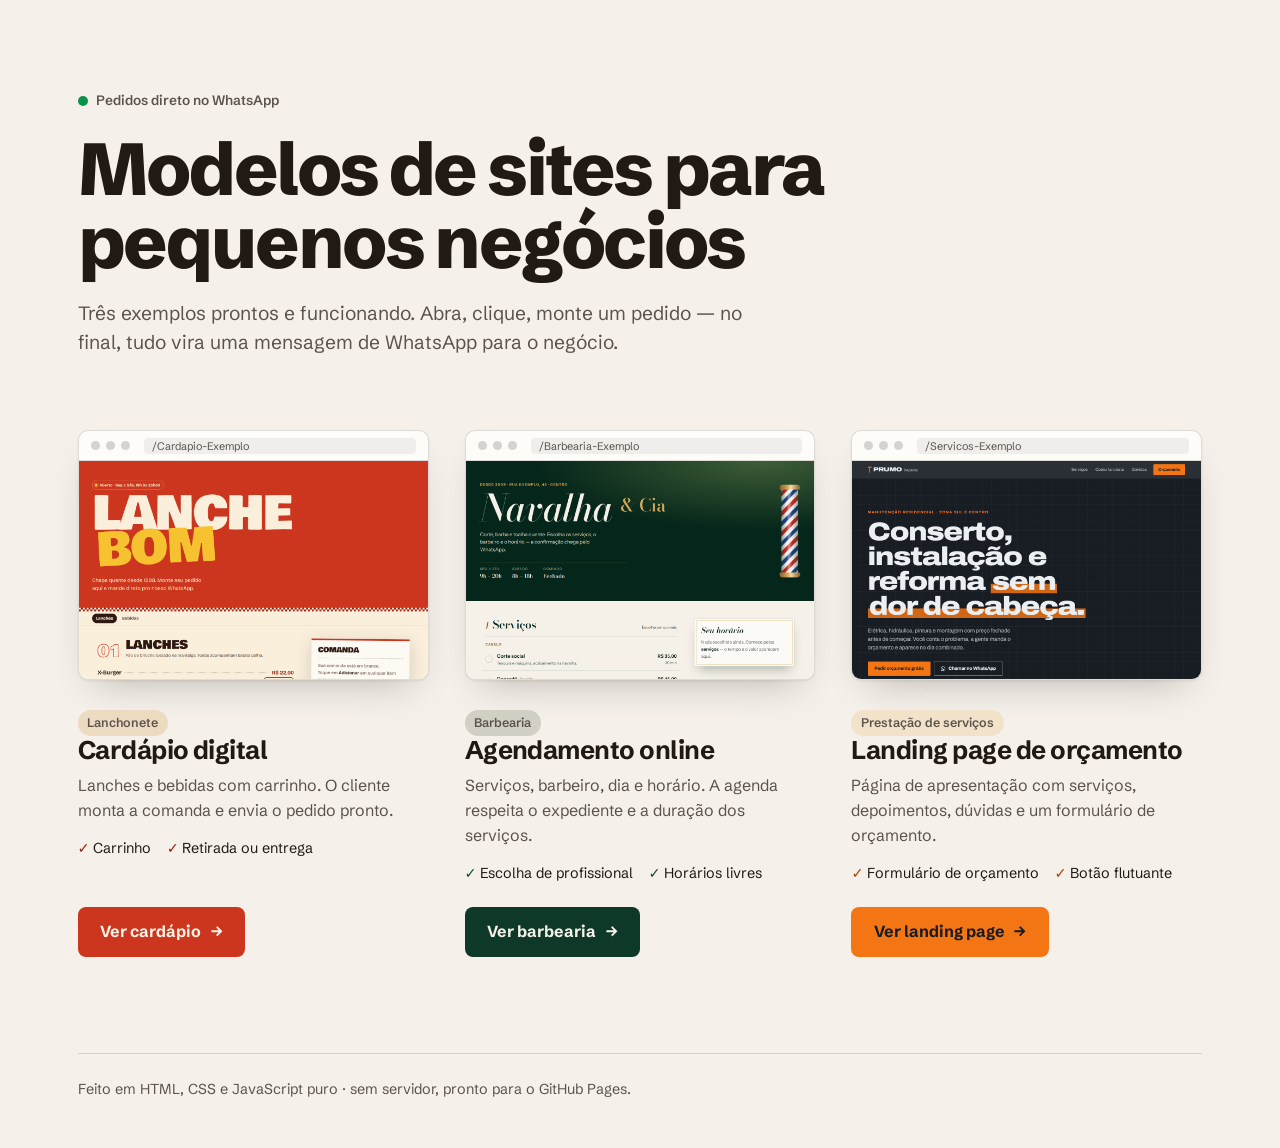
<file: template-exemplos/index.html>
<!doctype html>
<html lang="pt-BR">
<head>
  <meta charset="utf-8">
  <meta name="viewport" content="width=device-width, initial-scale=1">
  <title>Modelos de sites · Exemplos</title>
  <meta name="description" content="Três modelos de sites com pedido pelo WhatsApp: cardápio de lanchonete, agendamento de barbearia e landing page de prestação de serviços.">
  <meta name="theme-color" content="#f4f1ea">
  <link rel="preconnect" href="https://fonts.googleapis.com">
  <link rel="preconnect" href="https://fonts.gstatic.com" crossorigin>
  <link href="https://fonts.googleapis.com/css2?family=Schibsted+Grotesk:wght@400;500;600;700;800&display=swap" rel="stylesheet">
  <style>
    :root {
      --bg: oklch(96% 0.01 85);
      --surface: oklch(99% 0.004 85);
      --ink: oklch(22% 0.015 60);
      --ink-soft: oklch(45% 0.015 60);
      --rule: color-mix(in oklch, var(--ink) 14%, transparent);
      --zap: oklch(58% 0.15 152);
      --gutter: clamp(16px, 4.5vw, 64px);
      --ease-out: cubic-bezier(0.22, 1, 0.36, 1);
    }

    *, *::before, *::after { box-sizing: border-box; }

    html { -webkit-text-size-adjust: 100%; }

    body {
      margin: 0;
      background: var(--bg);
      color: var(--ink);
      font-family: "Schibsted Grotesk", "Segoe UI", system-ui, sans-serif;
      line-height: 1.55;
      -webkit-font-smoothing: antialiased;
    }

    :focus-visible { outline: 3px solid var(--ink); outline-offset: 3px; }

    .page {
      max-width: 1240px;
      margin: 0 auto;
      padding: clamp(2.5rem, 7vw, 5.5rem) var(--gutter) 3rem;
    }

    /* ---------- Cabeçalho ---------- */

    .intro { max-width: 760px; }

    .intro__kicker {
      display: inline-flex;
      align-items: center;
      gap: 0.5rem;
      margin: 0 0 1.25rem;
      font-size: 0.85rem;
      font-weight: 600;
      color: var(--ink-soft);
    }

    .intro__kicker::before {
      content: "";
      width: 10px;
      height: 10px;
      border-radius: 50%;
      background: var(--zap);
    }

    h1 {
      margin: 0;
      font-weight: 800;
      font-size: clamp(2.4rem, 6.2vw, 4.6rem);
      line-height: 1;
      letter-spacing: -0.035em;
      text-wrap: balance;
    }

    .intro__lede {
      max-width: 56ch;
      margin: 1.25rem 0 0;
      font-size: clamp(1.05rem, 1.6vw, 1.2rem);
      color: var(--ink-soft);
    }

    /* ---------- Exemplos ---------- */

    .examples {
      display: grid;
      grid-template-columns: repeat(auto-fit, minmax(min(100%, 330px), 1fr));
      gap: clamp(2rem, 4vw, 2.75rem) clamp(1.25rem, 3vw, 2.25rem);
      margin: clamp(3rem, 7vw, 4.5rem) 0 0;
      padding: 0;
      list-style: none;
    }

    .example {
      display: flex;
      flex-direction: column;
      animation: rise 0.7s var(--ease-out) both;
      animation-delay: calc(var(--i) * 90ms + 80ms);
    }

    @keyframes rise {
      from { opacity: 0; transform: translateY(16px); }
    }

    /* moldura de navegador em volta do print */
    .shot {
      display: block;
      text-decoration: none;
      border-radius: 10px;
      overflow: hidden;
      background: var(--surface);
      border: 1px solid var(--rule);
      box-shadow:
        0 1px 2px color-mix(in oklch, var(--ink) 8%, transparent),
        0 18px 36px -18px color-mix(in oklch, var(--ink) 30%, transparent);
      transition: transform 0.45s var(--ease-out), box-shadow 0.45s var(--ease-out);
    }

    .shot__bar {
      display: flex;
      align-items: center;
      gap: 6px;
      height: 30px;
      padding: 0 12px;
      border-bottom: 1px solid var(--rule);
    }

    .shot__bar i {
      width: 9px;
      height: 9px;
      border-radius: 50%;
      background: color-mix(in oklch, var(--ink) 18%, transparent);
    }

    .shot__bar span {
      flex: 1;
      margin-left: 8px;
      height: 16px;
      border-radius: 4px;
      background: color-mix(in oklch, var(--ink) 6%, transparent);
      font-size: 0.68rem;
      line-height: 16px;
      padding: 0 8px;
      color: var(--ink-soft);
      overflow: hidden;
      white-space: nowrap;
      text-overflow: ellipsis;
    }

    .shot img {
      display: block;
      width: 100%;
      height: auto;
      aspect-ratio: 16 / 10;
      object-fit: cover;
      object-position: top;
      transition: transform 0.6s var(--ease-out);
    }

    .example:hover .shot,
    .example:focus-within .shot {
      transform: translateY(-4px);
      box-shadow:
        0 1px 2px color-mix(in oklch, var(--ink) 8%, transparent),
        0 28px 44px -20px color-mix(in oklch, var(--ink) 38%, transparent);
    }

    .example:hover .shot img { transform: scale(1.025); }

    .example__body {
      display: flex;
      flex-direction: column;
      flex: 1;
      padding-top: 1.35rem;
    }

    .example__tag {
      align-self: flex-start;
      margin: 0 0 0.6rem;
      padding: 0.2rem 0.6rem;
      border-radius: 999px;
      font-size: 0.78rem;
      font-weight: 600;
      color: var(--accent-ink);
      background: color-mix(in oklch, var(--accent) 16%, var(--bg));
    }

    .example h2 {
      margin: 0;
      font-weight: 700;
      font-size: clamp(1.35rem, 2.2vw, 1.6rem);
      line-height: 1.15;
      letter-spacing: -0.02em;
    }

    .example p {
      margin: 0.5rem 0 0;
      color: var(--ink-soft);
    }

    .example__features {
      display: flex;
      flex-wrap: wrap;
      gap: 0.35rem 1rem;
      margin: 0.9rem 0 0;
      padding: 0;
      list-style: none;
      font-size: 0.9rem;
    }

    .example__features li::before {
      content: "✓ ";
      color: var(--accent-ink);
      font-weight: 700;
    }

    .btn {
      display: inline-flex;
      align-items: center;
      justify-content: center;
      gap: 0.6rem;
      align-self: flex-start;
      min-height: 50px;
      margin-top: auto;
      padding: 0 1.4rem;
      border-radius: 8px;
      background: var(--accent);
      color: var(--accent-on);
      font-weight: 700;
      text-decoration: none;
      transition: filter 0.2s, transform 0.15s var(--ease-out);
    }

    .example__features { margin-bottom: 1.4rem; }

    .btn::after {
      content: "→";
      transition: transform 0.3s var(--ease-out);
    }

    .btn:hover { filter: brightness(0.94); }
    .btn:hover::after { transform: translateX(4px); }
    .btn:active { transform: translateY(1px); }

    /* cada exemplo usa a cor da própria página */
    .example--cardapio  { --accent: oklch(56% 0.19 32);  --accent-ink: oklch(45% 0.16 30);  --accent-on: oklch(97% 0.02 85); }
    .example--barbearia { --accent: oklch(31% 0.055 165); --accent-ink: oklch(36% 0.06 165); --accent-on: oklch(96% 0.012 85); }
    .example--servicos  { --accent: oklch(70% 0.18 50);  --accent-ink: oklch(52% 0.16 45);  --accent-on: oklch(23% 0.015 255); }

    /* ---------- Rodapé ---------- */

    .footer {
      margin-top: clamp(3.5rem, 8vw, 6rem);
      padding-top: 1.5rem;
      border-top: 1px solid var(--rule);
      font-size: 0.9rem;
      color: var(--ink-soft);
    }

    .footer p { margin: 0; }

    @media (prefers-reduced-motion: reduce) {
      *, *::before, *::after {
        animation-duration: 0.01ms !important;
        transition-duration: 0.01ms !important;
      }
    }
  </style>
</head>
<body>
  <main class="page">
    <header class="intro">
      <p class="intro__kicker">Pedidos direto no WhatsApp</p>
      <h1>Modelos de sites para pequenos negócios</h1>
      <p class="intro__lede">Três exemplos prontos e funcionando. Abra, clique, monte um pedido — no final, tudo vira uma mensagem de WhatsApp para o negócio.</p>
    </header>

    <ul class="examples">
      <li class="example example--cardapio" style="--i: 0">
        <a class="shot" href="Cardapio-Exemplo/index.html" tabindex="-1" aria-hidden="true">
          <span class="shot__bar"><i></i><i></i><i></i><span>/Cardapio-Exemplo</span></span>
          <img src="assets/preview-cardapio.png" alt="" width="1280" height="800" loading="lazy">
        </a>
        <div class="example__body">
          <p class="example__tag">Lanchonete</p>
          <h2>Cardápio digital</h2>
          <p>Lanches e bebidas com carrinho. O cliente monta a comanda e envia o pedido pronto.</p>
          <ul class="example__features">
            <li>Carrinho</li>
            <li>Retirada ou entrega</li>
          </ul>
          <a class="btn" href="Cardapio-Exemplo/index.html">Ver cardápio</a>
        </div>
      </li>

      <li class="example example--barbearia" style="--i: 1">
        <a class="shot" href="Barbearia-Exemplo/index.html" tabindex="-1" aria-hidden="true">
          <span class="shot__bar"><i></i><i></i><i></i><span>/Barbearia-Exemplo</span></span>
          <img src="assets/preview-barbearia.png" alt="" width="1280" height="800" loading="lazy">
        </a>
        <div class="example__body">
          <p class="example__tag">Barbearia</p>
          <h2>Agendamento online</h2>
          <p>Serviços, barbeiro, dia e horário. A agenda respeita o expediente e a duração dos serviços.</p>
          <ul class="example__features">
            <li>Escolha de profissional</li>
            <li>Horários livres</li>
          </ul>
          <a class="btn" href="Barbearia-Exemplo/index.html">Ver barbearia</a>
        </div>
      </li>

      <li class="example example--servicos" style="--i: 2">
        <a class="shot" href="Servicos-Exemplo/index.html" tabindex="-1" aria-hidden="true">
          <span class="shot__bar"><i></i><i></i><i></i><span>/Servicos-Exemplo</span></span>
          <img src="assets/preview-servicos.png" alt="" width="1280" height="800" loading="lazy">
        </a>
        <div class="example__body">
          <p class="example__tag">Prestação de serviços</p>
          <h2>Landing page de orçamento</h2>
          <p>Página de apresentação com serviços, depoimentos, dúvidas e um formulário de orçamento.</p>
          <ul class="example__features">
            <li>Formulário de orçamento</li>
            <li>Botão flutuante</li>
          </ul>
          <a class="btn" href="Servicos-Exemplo/index.html">Ver landing page</a>
        </div>
      </li>
    </ul>

    <footer class="footer">
      <p>Feito em HTML, CSS e JavaScript puro · sem servidor, pronto para o GitHub Pages.</p>
    </footer>
  </main>
</body>
</html>
</file>
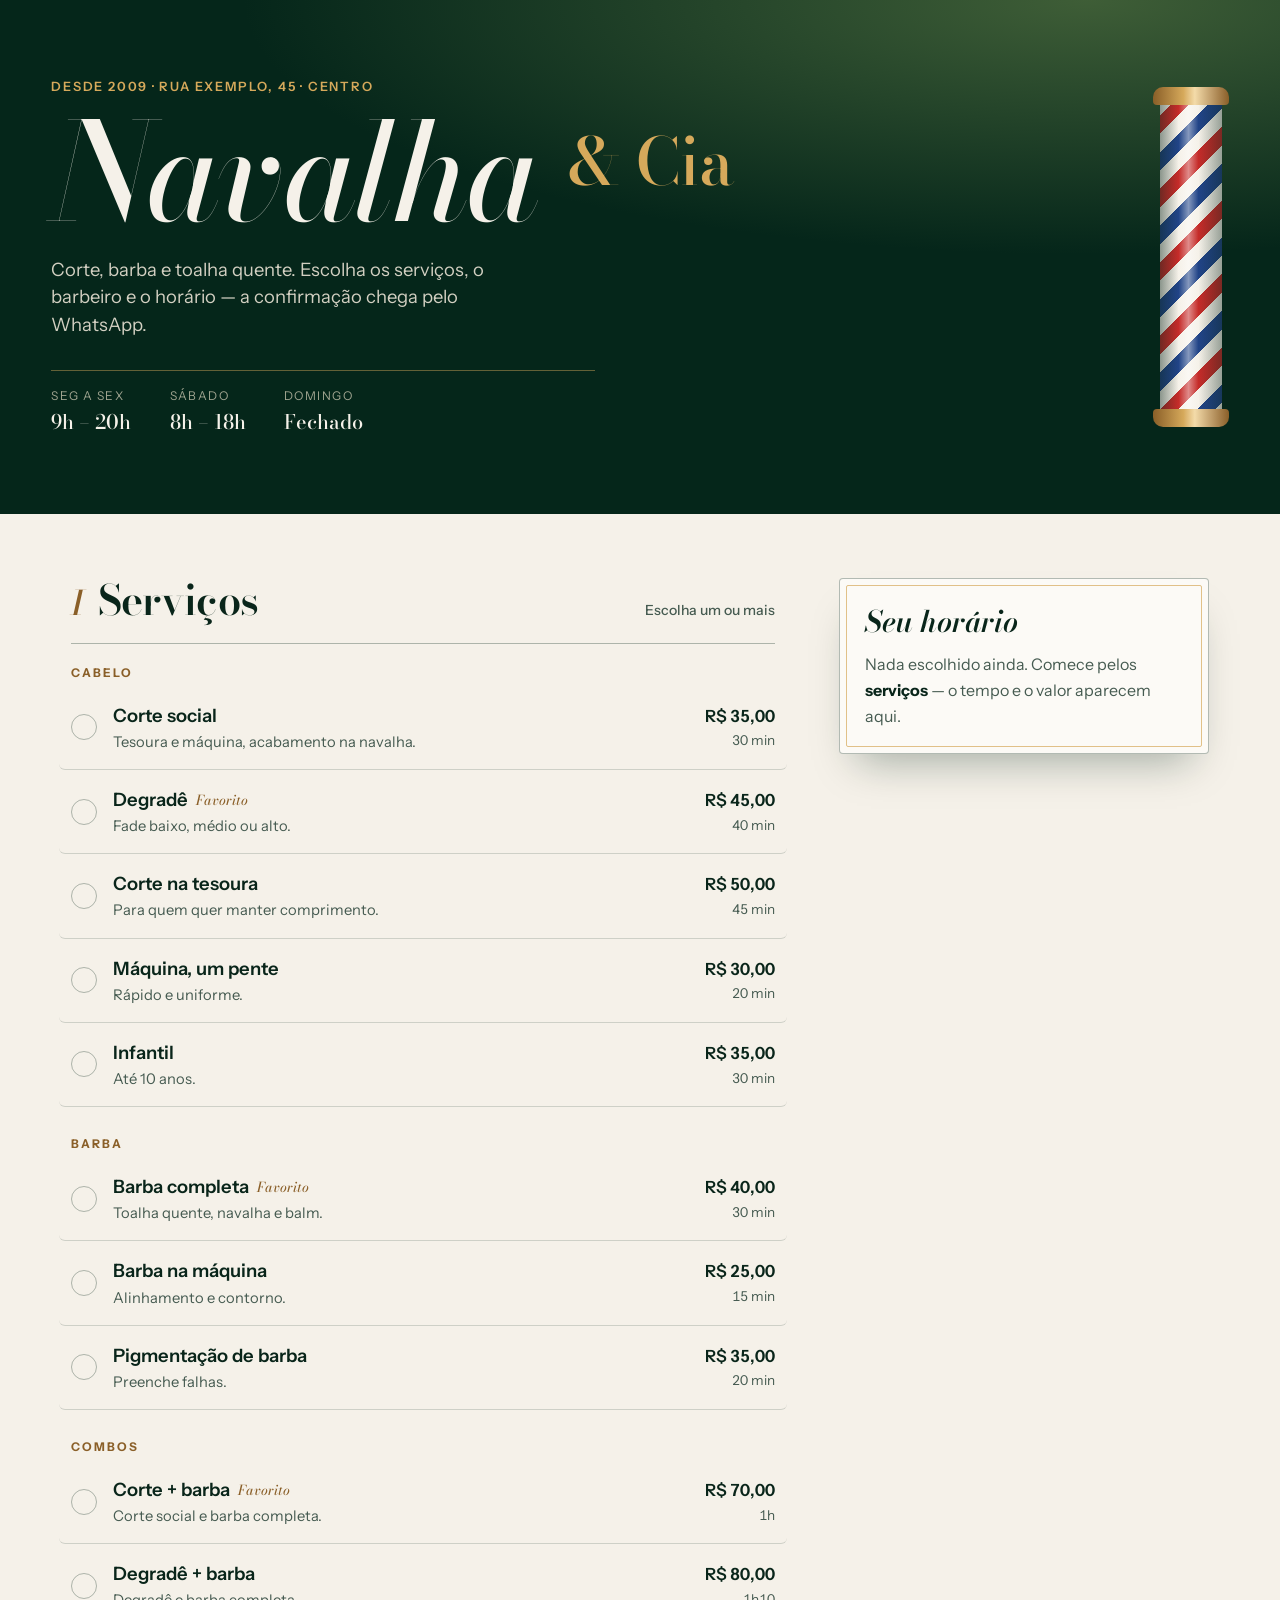
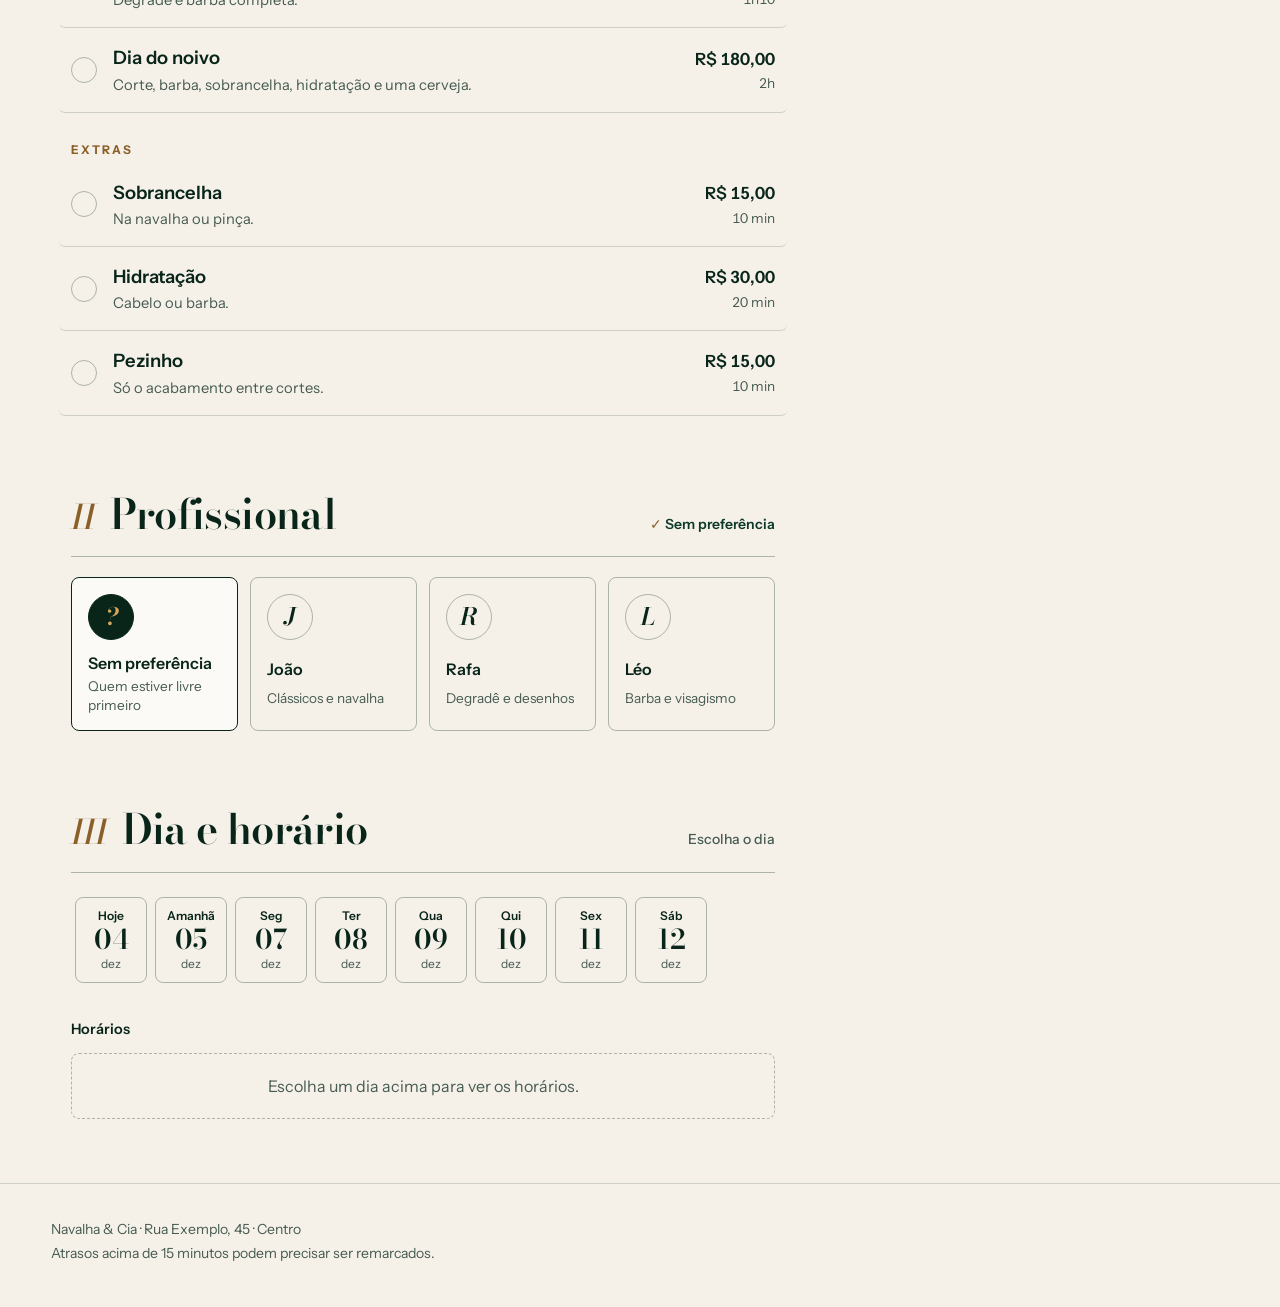
<file: template-exemplos/Barbearia-Exemplo/index.html>
<!doctype html>
<html lang="pt-BR">
<head>
  <meta charset="utf-8">
  <meta name="viewport" content="width=device-width, initial-scale=1">
  <title>Navalha &amp; Cia · Agende seu horário</title>
  <meta name="description" content="Barbearia Navalha & Cia. Escolha serviços, barbeiro e horário e agende pelo WhatsApp.">
  <meta name="theme-color" content="#1f3a30">
  <link rel="preconnect" href="https://fonts.googleapis.com">
  <link rel="preconnect" href="https://fonts.gstatic.com" crossorigin>
  <link href="https://fonts.googleapis.com/css2?family=Bodoni+Moda:ital,opsz,wght@0,6..96,500..800;1,6..96,500..800&family=Instrument+Sans:wght@400;500;600;700&display=swap" rel="stylesheet">
  <link rel="stylesheet" href="style.css">
</head>
<body>
  <a class="skip" href="#agendar">Pular para o agendamento</a>

  <header class="hero">
    <div class="hero__text">
      <p class="hero__eyebrow">Desde 2009 · Rua Exemplo, 45 · Centro</p>
      <h1 class="hero__title"><em>Navalha</em> <span>&amp;&nbsp;Cia</span></h1>
      <p class="hero__lede">Corte, barba e toalha quente. Escolha os serviços, o barbeiro e o horário — a confirmação chega pelo WhatsApp.</p>
      <dl class="hero__hours">
        <div><dt>Seg a Sex</dt><dd>9h – 20h</dd></div>
        <div><dt>Sábado</dt><dd>8h – 18h</dd></div>
        <div><dt>Domingo</dt><dd>Fechado</dd></div>
      </dl>
    </div>
    <div class="pole" aria-hidden="true">
      <span class="pole__cap"></span>
      <span class="pole__glass"><span class="pole__stripes"></span></span>
      <span class="pole__cap pole__cap--bottom"></span>
    </div>
  </header>

  <div class="layout">
    <main id="agendar" class="steps" tabindex="-1">

      <section class="step" aria-labelledby="step-servicos">
        <header class="step__head">
          <span class="step__num" aria-hidden="true">I</span>
          <h2 id="step-servicos">Serviços</h2>
          <span class="step__status" id="status-servicos">Escolha um ou mais</span>
        </header>
        <div id="servicos"></div>
      </section>

      <section class="step" aria-labelledby="step-barbeiro">
        <header class="step__head">
          <span class="step__num" aria-hidden="true">II</span>
          <h2 id="step-barbeiro">Profissional</h2>
          <span class="step__status" id="status-barbeiro"></span>
        </header>
        <fieldset class="barbers" id="barbeiros">
          <legend class="sr-only">Escolha o profissional</legend>
        </fieldset>
      </section>

      <section class="step" aria-labelledby="step-quando">
        <header class="step__head">
          <span class="step__num" aria-hidden="true">III</span>
          <h2 id="step-quando">Dia e horário</h2>
          <span class="step__status" id="status-quando">Escolha o dia</span>
        </header>
        <fieldset class="days" id="dias">
          <legend class="sr-only">Dia</legend>
        </fieldset>
        <fieldset class="slots" id="horarios">
          <legend class="slots__legend" id="horarios-legenda">Horários</legend>
          <div class="slots__grid" id="horarios-grid"></div>
        </fieldset>
      </section>
    </main>

    <aside class="summary" id="summary" aria-labelledby="summary-title">
      <div class="summary__card">
        <div class="summary__head">
          <h2 id="summary-title">Seu horário</h2>
          <button class="summary__close" type="button" id="summary-close" aria-label="Fechar resumo">Fechar</button>
        </div>

        <p class="summary__empty" id="summary-empty">
          Nada escolhido ainda. Comece pelos <strong>serviços</strong> — o tempo e o valor aparecem aqui.
        </p>

        <ul class="summary__lines" id="summary-lines"></ul>

        <div class="summary__totals" id="summary-totals" hidden>
          <div><span>Duração</span><strong id="total-duracao">—</strong></div>
          <div><span>Total</span><strong class="summary__price" id="total-preco">R$ 0,00</strong></div>
        </div>

        <dl class="summary__when" id="summary-when" hidden>
          <div><dt>Com</dt><dd id="resumo-barbeiro">—</dd></div>
          <div><dt>Quando</dt><dd id="resumo-quando">Escolha dia e horário</dd></div>
        </dl>

        <form class="summary__form" id="booking-form" hidden>
          <label for="client-name">Seu nome</label>
          <input id="client-name" name="nome" type="text" autocomplete="name" placeholder="Como devemos te chamar?">

          <label for="client-notes">Observações <span class="optional">(opcional)</span></label>
          <textarea id="client-notes" name="obs" rows="2" placeholder="Ex.: quero manter o comprimento em cima"></textarea>

          <button class="btn-book" type="submit">
            <svg viewBox="0 0 24 24" aria-hidden="true" width="20" height="20"><path fill="currentColor" d="M12 2a10 10 0 0 0-8.6 15.1L2 22l5-1.3A10 10 0 1 0 12 2Zm0 18.2c-1.6 0-3.1-.4-4.4-1.2l-.3-.2-3 .8.8-2.9-.2-.3A8.2 8.2 0 1 1 12 20.2Zm4.5-6.1c-.2-.1-1.5-.7-1.7-.8-.2-.1-.4-.1-.6.1l-.8 1c-.1.2-.3.2-.5.1a6.7 6.7 0 0 1-3.3-2.9c-.2-.4.2-.4.7-1.3.1-.2 0-.3 0-.4l-.8-1.8c-.2-.5-.4-.4-.6-.4h-.5a1 1 0 0 0-.7.3 3 3 0 0 0-.9 2.2c0 1.3.9 2.6 1.1 2.7.1.2 1.8 2.8 4.4 3.9 1.6.7 2.3.8 3.1.6.5-.1 1.5-.6 1.7-1.2.2-.6.2-1.1.2-1.2-.1-.1-.3-.2-.5-.3Z"/></svg>
            Agendar pelo WhatsApp
          </button>
          <p class="summary__note">O horário é confirmado pela barbearia na conversa.</p>
          <button class="btn-clear" type="button" id="clear-booking">Recomeçar</button>
        </form>
      </div>
    </aside>
  </div>

  <button class="bookbar" type="button" id="bookbar" aria-controls="summary" aria-expanded="false" hidden>
    <span class="bookbar__info">
      <strong id="bookbar-count">0 serviços</strong>
      <span id="bookbar-meta">—</span>
    </span>
    <span class="bookbar__cta">Revisar</span>
  </button>
  <div class="scrim" id="scrim" hidden></div>

  <footer class="footer">
    <p>Navalha &amp; Cia · Rua Exemplo, 45 · Centro</p>
    <p>Atrasos acima de 15 minutos podem precisar ser remarcados.</p>
  </footer>

  <div class="toast" id="toast" role="status" aria-live="polite"></div>

  <script src="script.js"></script>
</body>
</html>
</file>
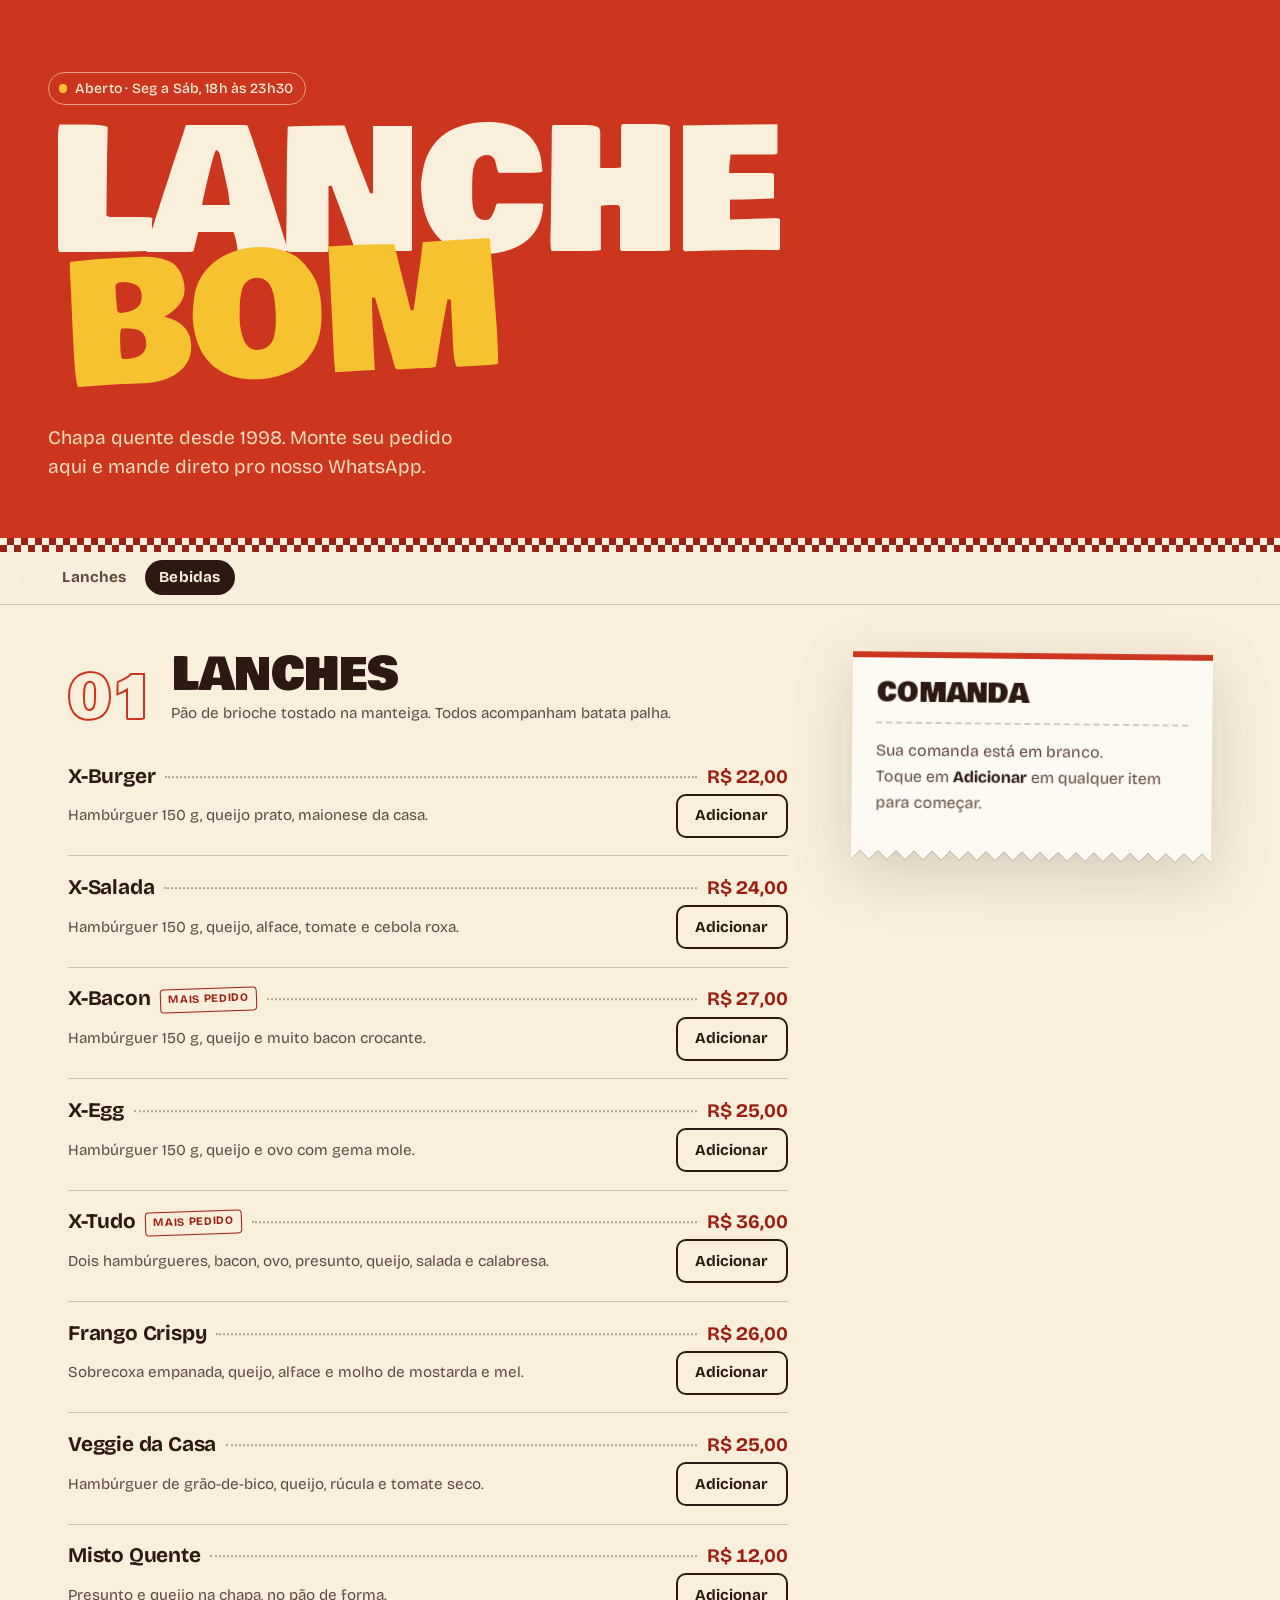
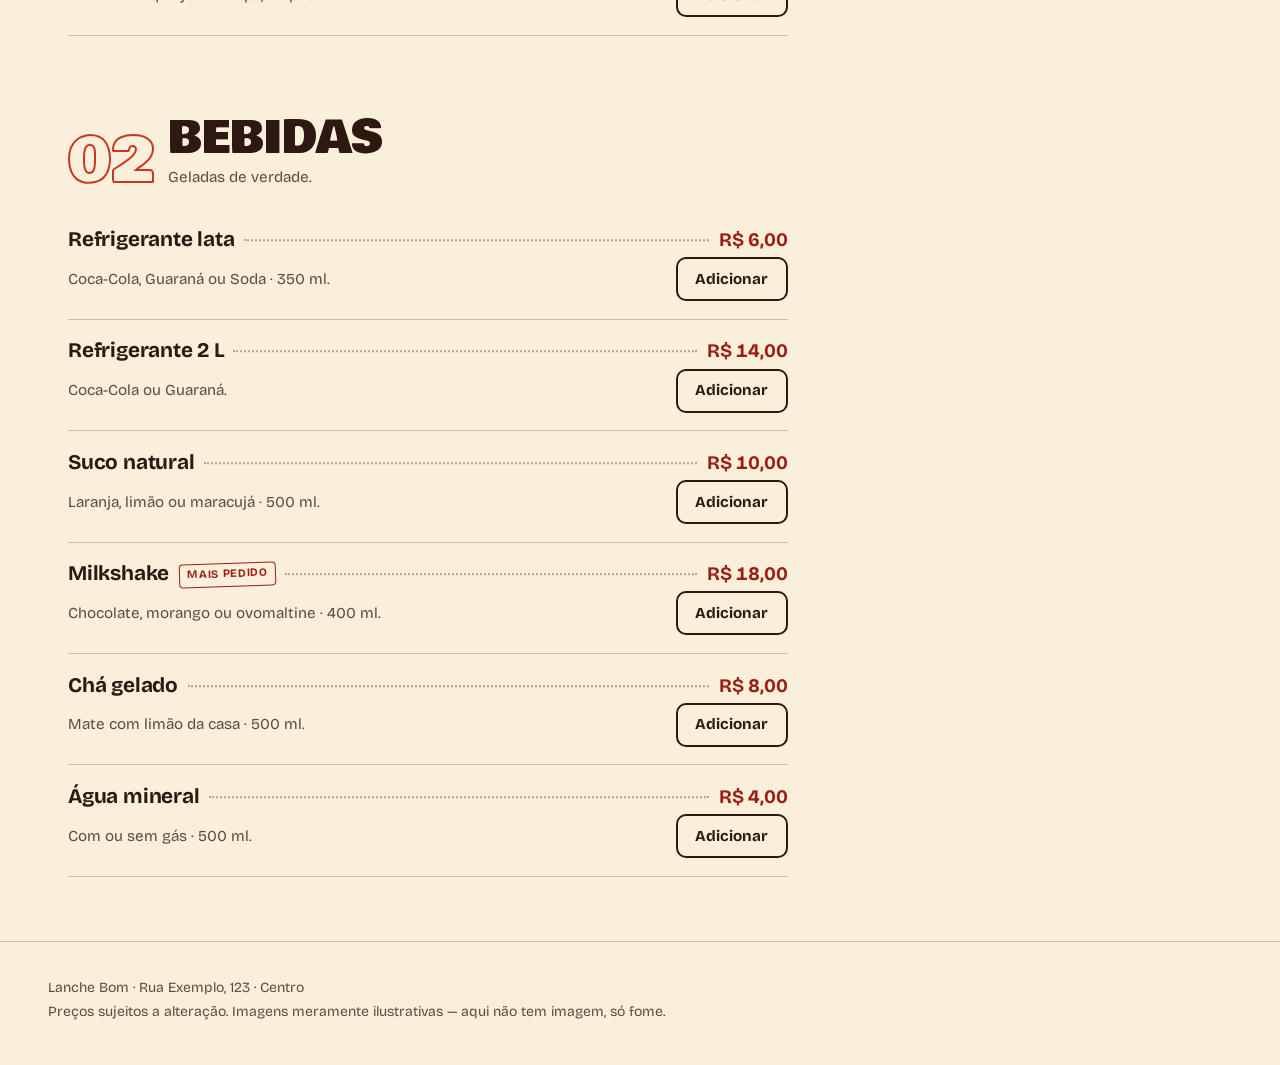
<file: template-exemplos/Cardapio-Exemplo/index.html>
<!doctype html>
<html lang="pt-BR">
<head>
  <meta charset="utf-8">
  <meta name="viewport" content="width=device-width, initial-scale=1">
  <title>Lanche Bom · Cardápio</title>
  <meta name="description" content="Cardápio digital da Lanche Bom. Escolha seus lanches e bebidas e faça o pedido pelo WhatsApp.">
  <meta name="theme-color" content="#c8402e">
  <link rel="preconnect" href="https://fonts.googleapis.com">
  <link rel="preconnect" href="https://fonts.gstatic.com" crossorigin>
  <link href="https://fonts.googleapis.com/css2?family=Bowlby+One&family=Bricolage+Grotesque:opsz,wght@12..96,400;12..96,500;12..96,700&display=swap" rel="stylesheet">
  <link rel="stylesheet" href="style.css">
</head>
<body>
  <a class="skip" href="#cardapio">Pular para o cardápio</a>

  <header class="masthead">
    <p class="masthead__status"><span class="dot" aria-hidden="true"></span> Aberto · Seg a Sáb, 18h às 23h30</p>
    <h1 class="masthead__title">Lanche<br><span>Bom</span></h1>
    <p class="masthead__tagline">Chapa quente desde 1998. Monte seu pedido aqui e mande direto pro nosso WhatsApp.</p>
  </header>

  <nav class="tabs" aria-label="Categorias">
    <div class="tabs__inner" id="tabs"></div>
  </nav>

  <div class="layout">
    <main id="cardapio" class="menu" tabindex="-1"></main>

    <aside class="ticket" id="ticket" aria-labelledby="ticket-title">
      <div class="ticket__paper">
        <div class="ticket__head">
          <h2 id="ticket-title">Comanda</h2>
          <button class="ticket__close" type="button" id="ticket-close" aria-label="Fechar comanda">Fechar</button>
        </div>

        <p class="ticket__empty" id="ticket-empty">
          Sua comanda está em branco.<br>
          Toque em <strong>Adicionar</strong> em qualquer item para começar.
        </p>

        <ul class="ticket__lines" id="ticket-lines"></ul>

        <div class="ticket__total" id="ticket-total-row" hidden>
          <span>Total</span>
          <strong id="ticket-total">R$ 0,00</strong>
        </div>

        <form class="ticket__form" id="order-form" hidden>
          <label for="customer-name">Seu nome</label>
          <input id="customer-name" name="nome" type="text" autocomplete="name" placeholder="Para chamarmos no balcão" required>

          <fieldset class="ticket__mode">
            <legend>Como prefere receber?</legend>
            <label><input type="radio" name="entrega" value="Retirar no balcão" checked> Retirar</label>
            <label><input type="radio" name="entrega" value="Entrega"> Entrega</label>
          </fieldset>

          <div class="ticket__address" id="address-wrap" hidden>
            <label for="customer-address">Endereço</label>
            <input id="customer-address" name="endereco" type="text" autocomplete="street-address" placeholder="Rua, número, bairro">
          </div>

          <label for="customer-notes">Observações <span class="optional">(opcional)</span></label>
          <textarea id="customer-notes" name="obs" rows="2" placeholder="Ex.: sem cebola, troco para R$ 50"></textarea>

          <button class="btn-order" type="submit">
            <svg viewBox="0 0 24 24" aria-hidden="true" width="20" height="20"><path fill="currentColor" d="M12 2a10 10 0 0 0-8.6 15.1L2 22l5-1.3A10 10 0 1 0 12 2Zm0 18.2c-1.6 0-3.1-.4-4.4-1.2l-.3-.2-3 .8.8-2.9-.2-.3A8.2 8.2 0 1 1 12 20.2Zm4.5-6.1c-.2-.1-1.5-.7-1.7-.8-.2-.1-.4-.1-.6.1l-.8 1c-.1.2-.3.2-.5.1a6.7 6.7 0 0 1-3.3-2.9c-.2-.4.2-.4.7-1.3.1-.2 0-.3 0-.4l-.8-1.8c-.2-.5-.4-.4-.6-.4h-.5a1 1 0 0 0-.7.3 3 3 0 0 0-.9 2.2c0 1.3.9 2.6 1.1 2.7.1.2 1.8 2.8 4.4 3.9 1.6.7 2.3.8 3.1.6.5-.1 1.5-.6 1.7-1.2.2-.6.2-1.1.2-1.2-.1-.1-.3-.2-.5-.3Z"/></svg>
            Fazer pedido
          </button>
          <button class="btn-clear" type="button" id="clear-cart">Limpar comanda</button>
        </form>
      </div>
    </aside>
  </div>

  <button class="cartbar" type="button" id="cartbar" aria-controls="ticket" aria-expanded="false" hidden>
    <span class="cartbar__count" id="cartbar-count">0</span>
    <span class="cartbar__label">Ver comanda</span>
    <span class="cartbar__total" id="cartbar-total">R$ 0,00</span>
  </button>
  <div class="scrim" id="scrim" hidden></div>

  <footer class="footer">
    <p>Lanche Bom · Rua Exemplo, 123 · Centro</p>
    <p>Preços sujeitos a alteração. Imagens meramente ilustrativas — aqui não tem imagem, só fome.</p>
  </footer>

  <div class="toast" id="toast" role="status" aria-live="polite"></div>

  <script src="script.js"></script>
</body>
</html>
</file>
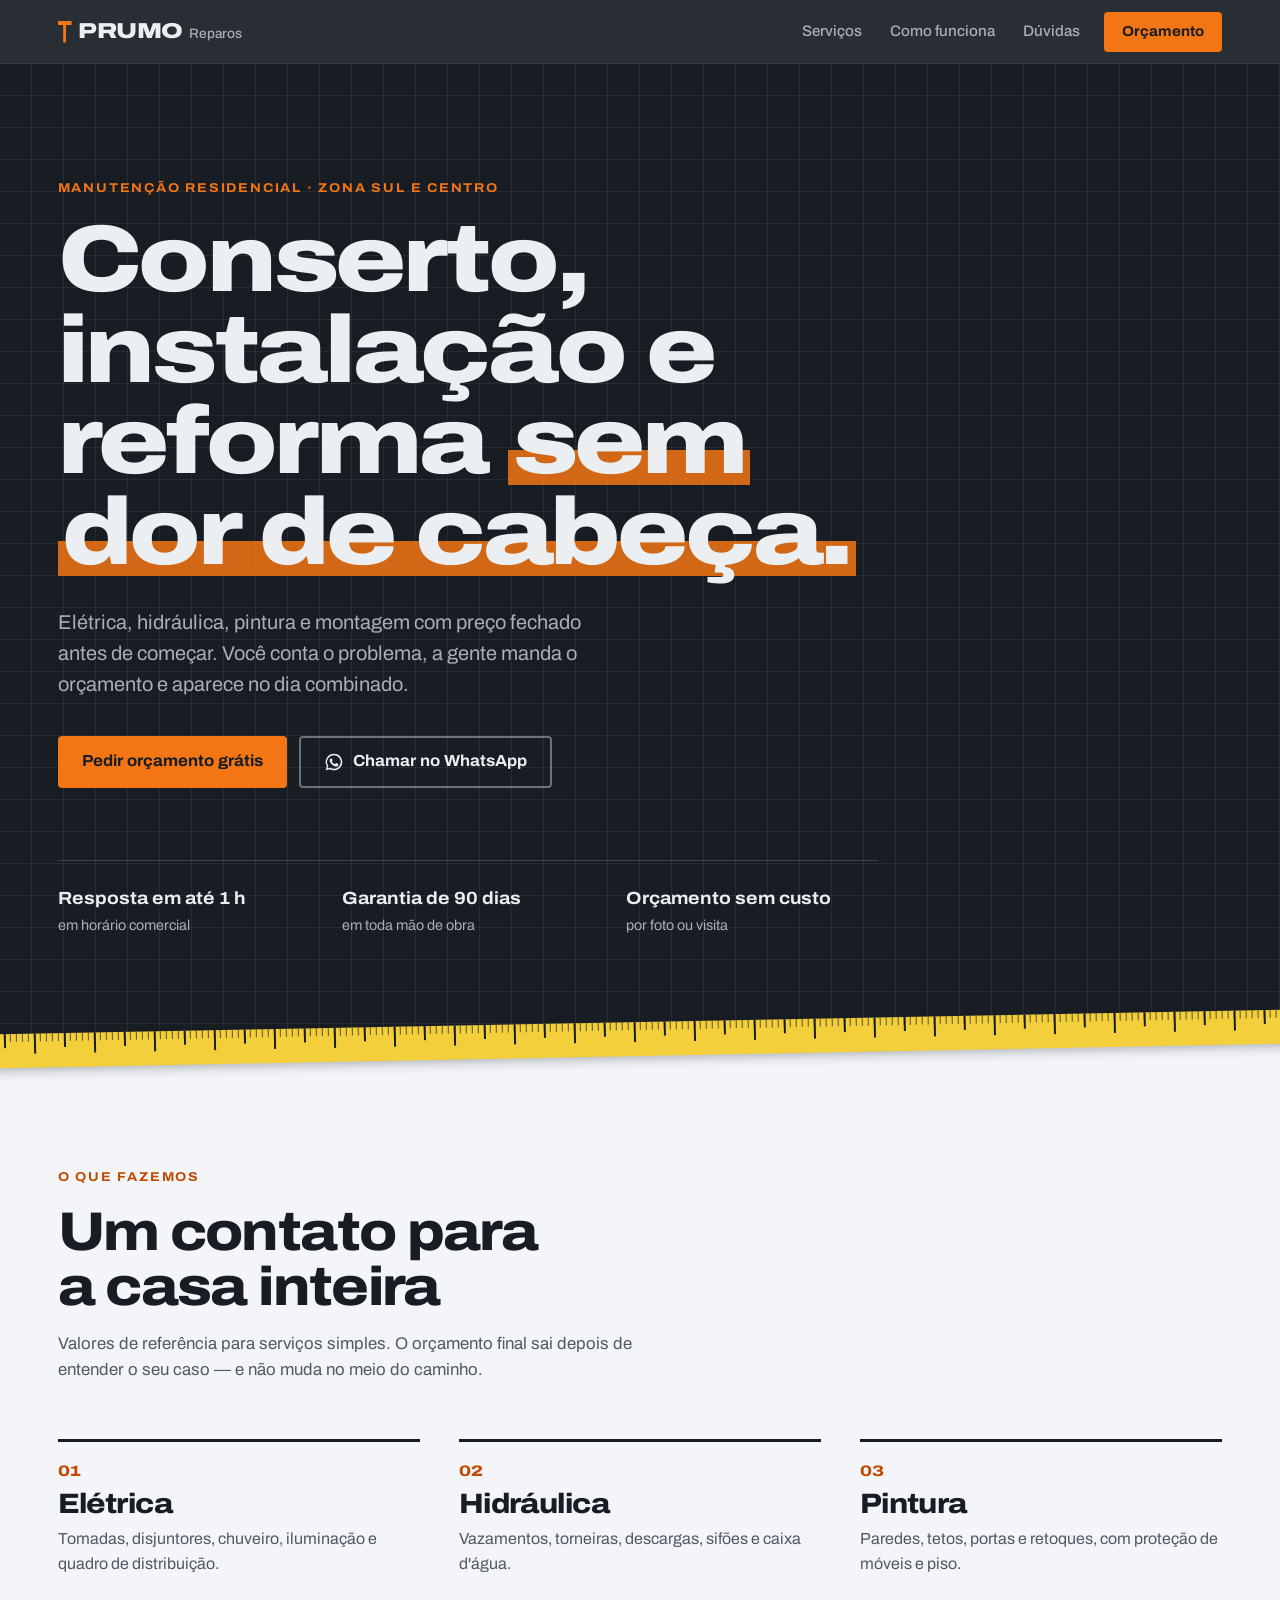
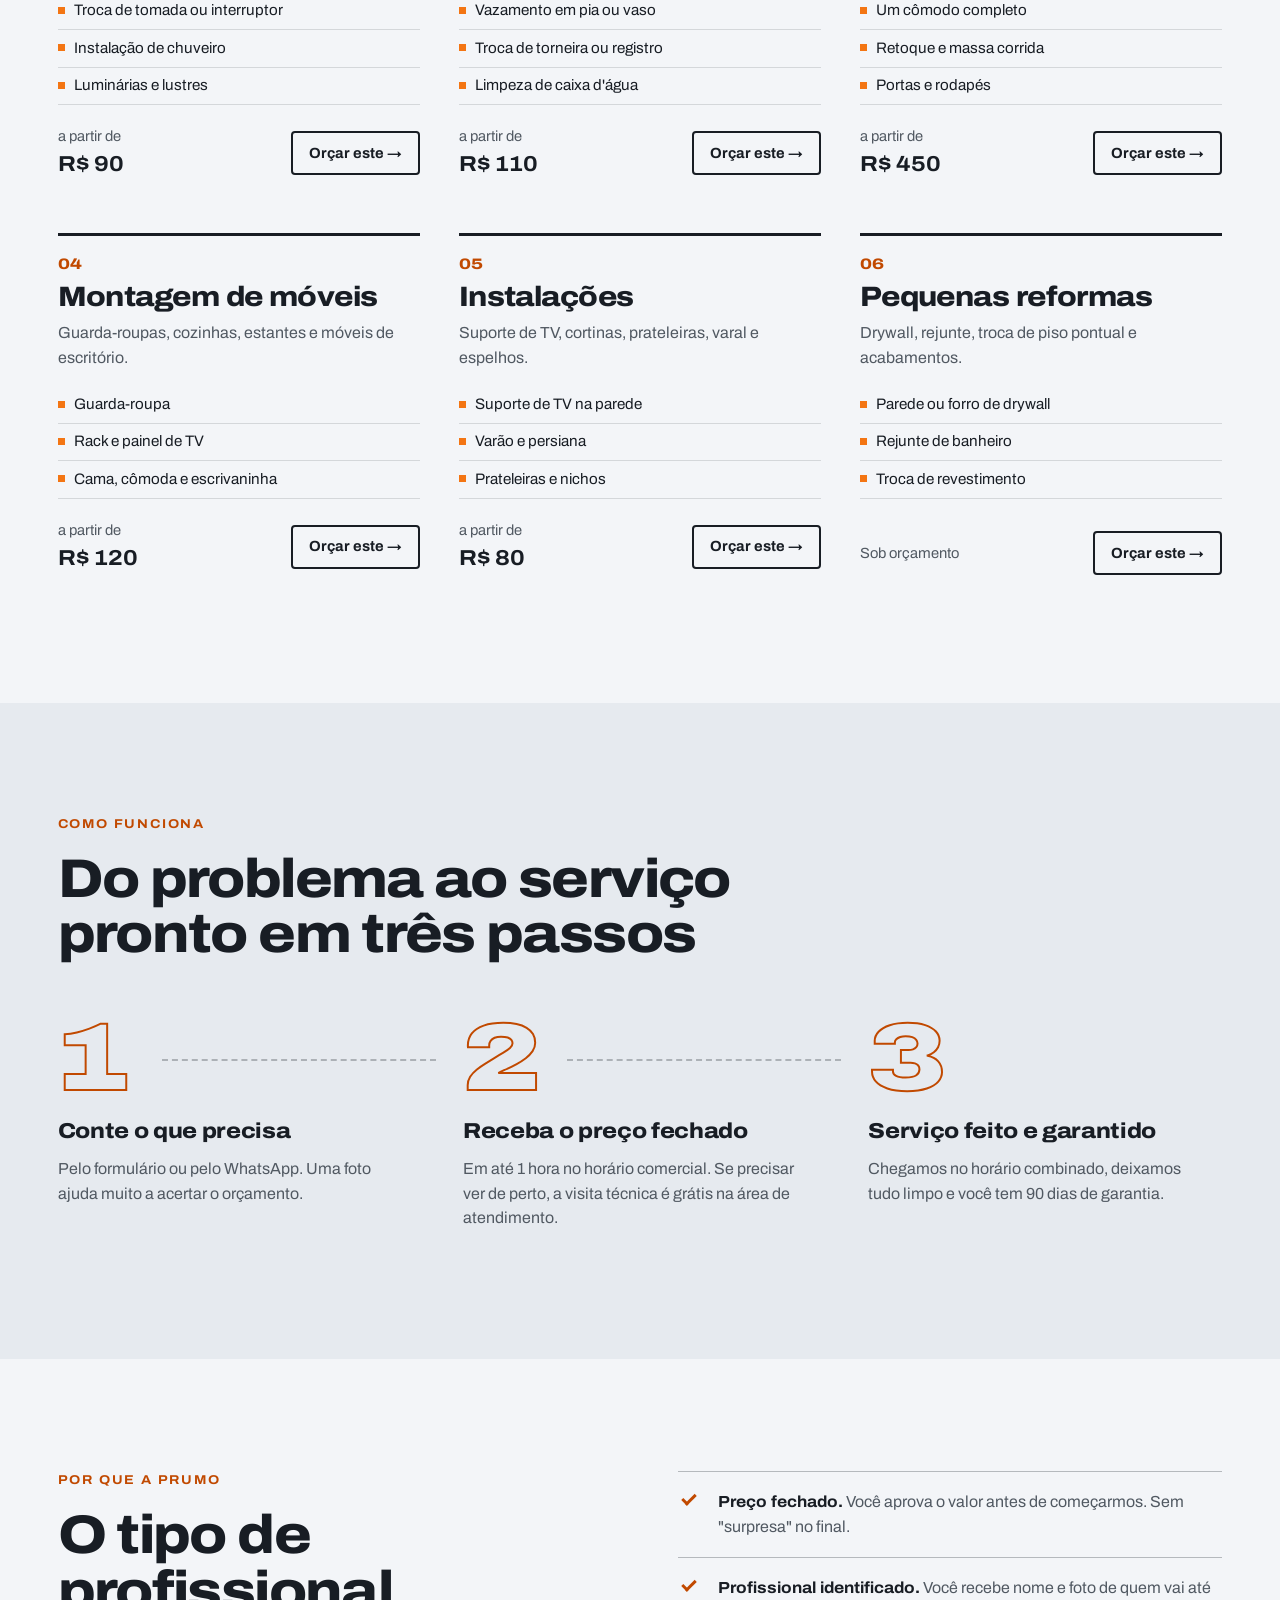
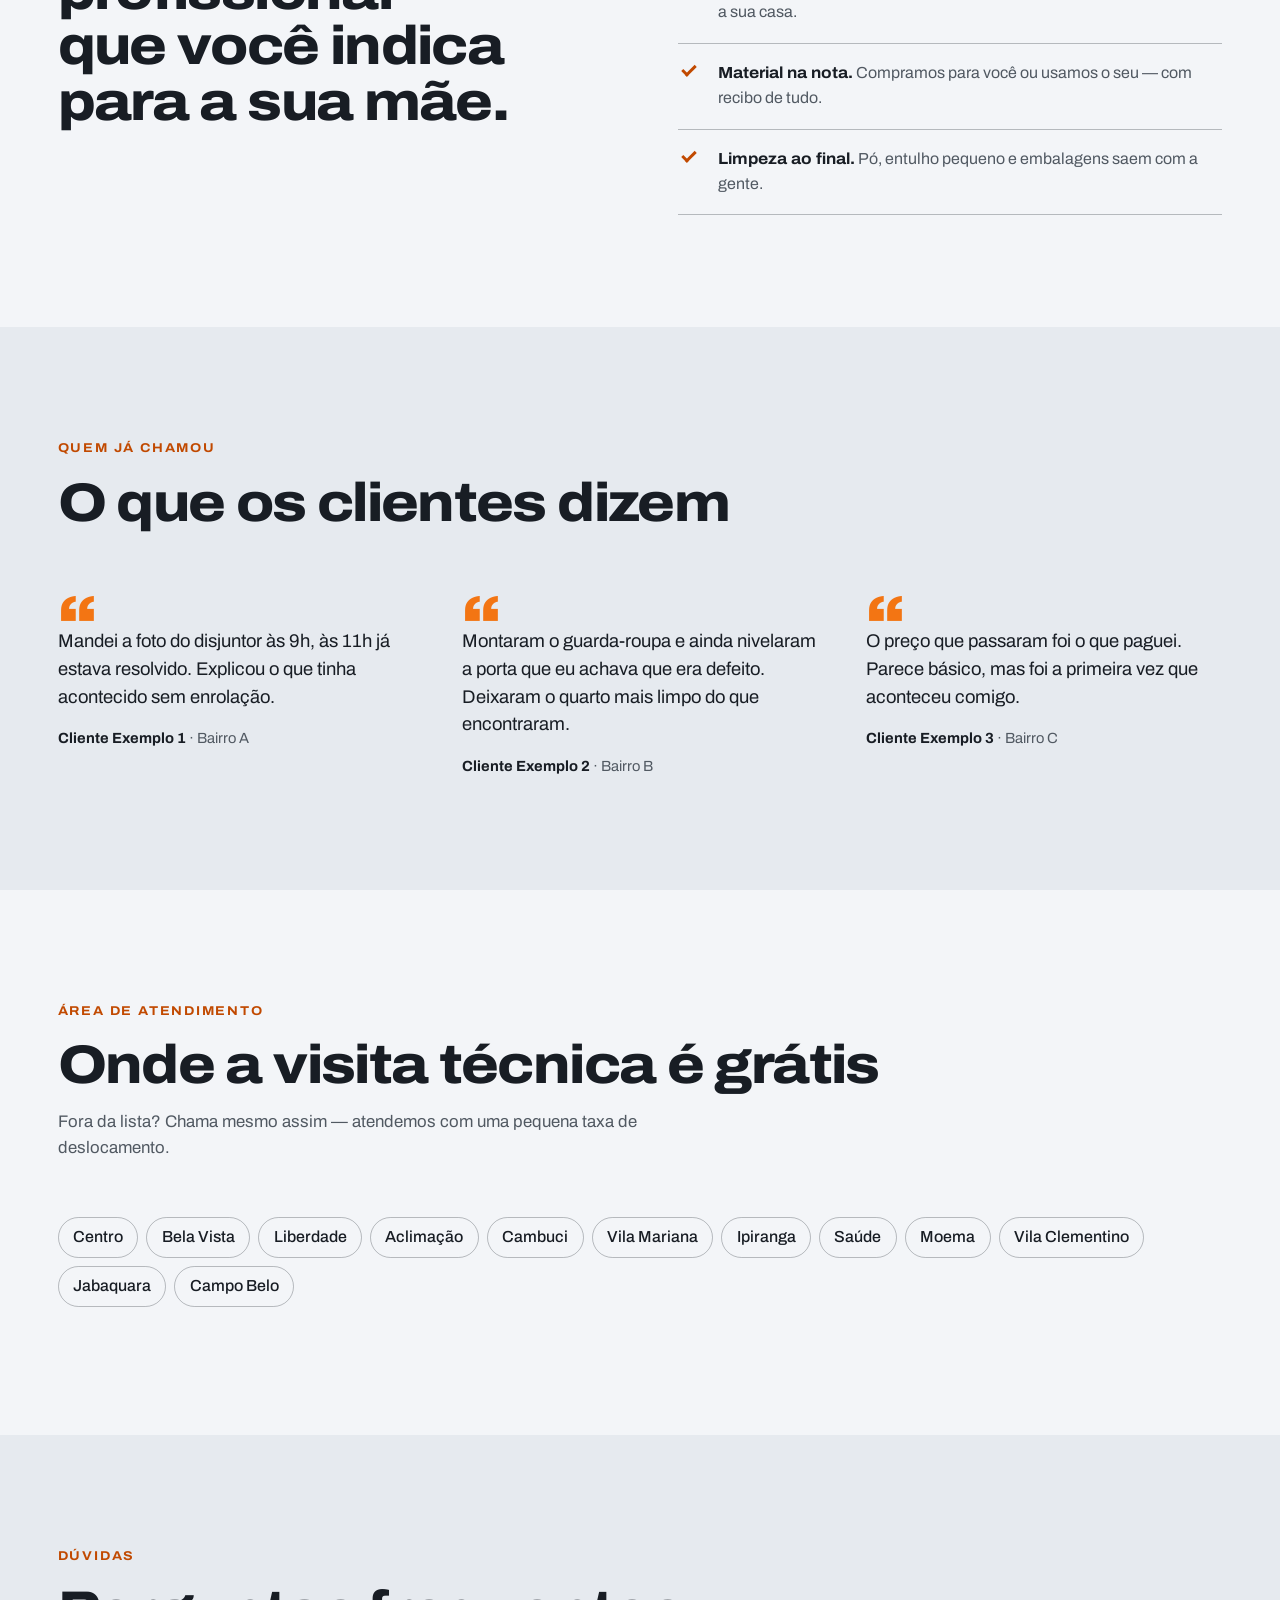
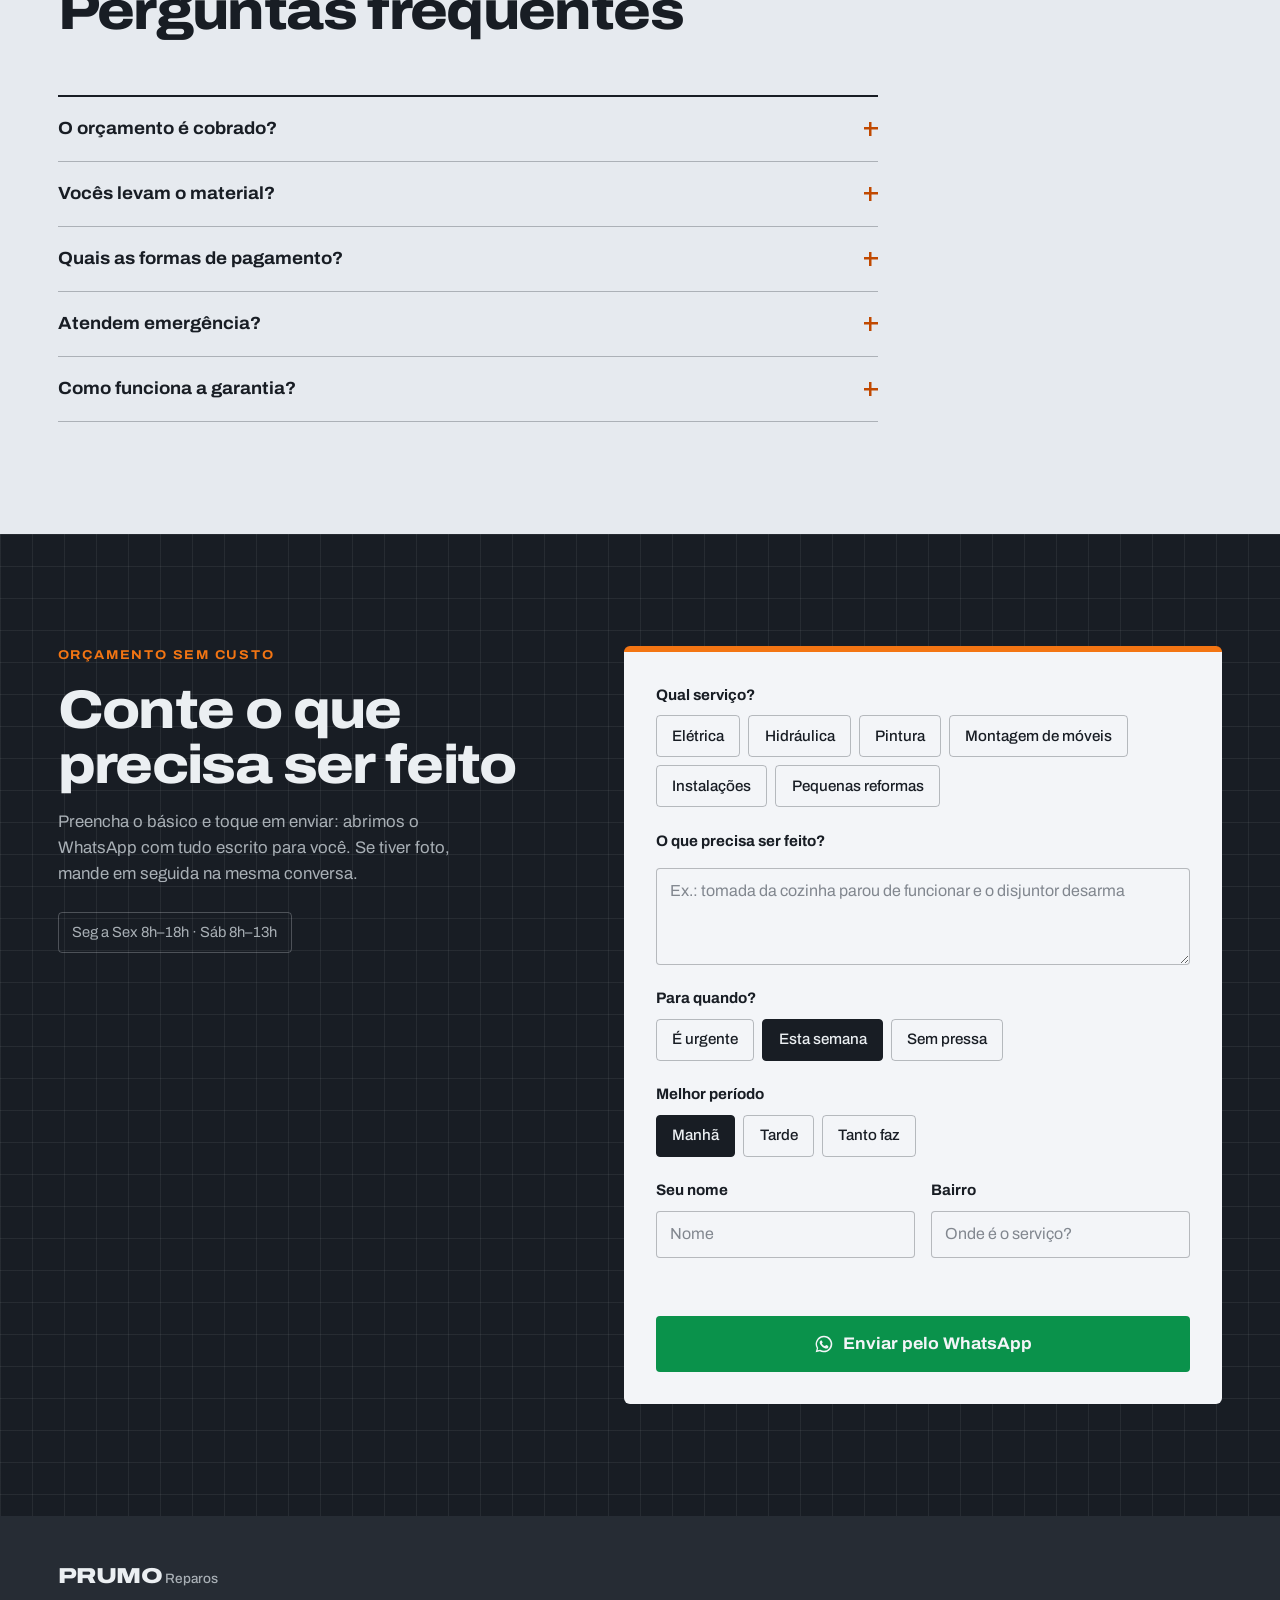
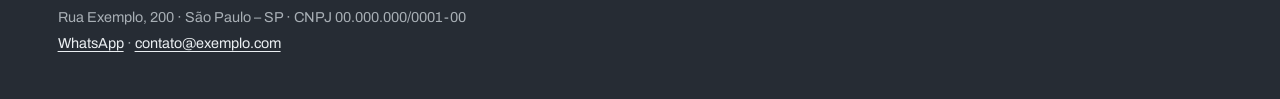
<file: template-exemplos/Servicos-Exemplo/index.html>
<!doctype html>
<html lang="pt-BR">
<head>
  <meta charset="utf-8">
  <meta name="viewport" content="width=device-width, initial-scale=1">
  <title>Prumo Reparos · Manutenção residencial</title>
  <meta name="description" content="Elétrica, hidráulica, pintura, montagem e pequenas reformas. Orçamento sem custo pelo WhatsApp e garantia de 90 dias.">
  <meta name="theme-color" content="#23262d">
  <link rel="preconnect" href="https://fonts.googleapis.com">
  <link rel="preconnect" href="https://fonts.gstatic.com" crossorigin>
  <link href="https://fonts.googleapis.com/css2?family=Archivo:wdth,wght@62..125,400..900&display=swap" rel="stylesheet">
  <link rel="stylesheet" href="style.css">
</head>
<body>
  <a class="skip" href="#conteudo">Pular para o conteúdo</a>

  <header class="topbar">
    <a class="brand" href="#topo" aria-label="Prumo Reparos, início">
      <span class="brand__mark" aria-hidden="true"></span>
      <span class="brand__name">Prumo</span>
      <span class="brand__sub">Reparos</span>
    </a>
    <nav class="topbar__nav" aria-label="Seções">
      <a href="#servicos">Serviços</a>
      <a href="#como-funciona">Como funciona</a>
      <a href="#duvidas">Dúvidas</a>
    </nav>
    <a class="btn btn--small" href="#orcamento">Orçamento</a>
  </header>

  <main id="conteudo">
    <section class="hero" id="topo">
      <div class="hero__inner">
        <p class="hero__kicker">Manutenção residencial · Zona Sul e Centro</p>
        <h1 class="hero__title">Conserto, instalação e reforma <mark>sem dor de cabeça.</mark></h1>
        <p class="hero__lede">Elétrica, hidráulica, pintura e montagem com preço fechado antes de começar. Você conta o problema, a gente manda o orçamento e aparece no dia combinado.</p>
        <div class="hero__ctas">
          <a class="btn btn--primary" href="#orcamento">Pedir orçamento grátis</a>
          <a class="btn btn--ghost" data-whatsapp href="#">
            <svg viewBox="0 0 24 24" aria-hidden="true" width="20" height="20"><path fill="currentColor" d="M12 2a10 10 0 0 0-8.6 15.1L2 22l5-1.3A10 10 0 1 0 12 2Zm0 18.2c-1.6 0-3.1-.4-4.4-1.2l-.3-.2-3 .8.8-2.9-.2-.3A8.2 8.2 0 1 1 12 20.2Zm4.5-6.1c-.2-.1-1.5-.7-1.7-.8-.2-.1-.4-.1-.6.1l-.8 1c-.1.2-.3.2-.5.1a6.7 6.7 0 0 1-3.3-2.9c-.2-.4.2-.4.7-1.3.1-.2 0-.3 0-.4l-.8-1.8c-.2-.5-.4-.4-.6-.4h-.5a1 1 0 0 0-.7.3 3 3 0 0 0-.9 2.2c0 1.3.9 2.6 1.1 2.7.1.2 1.8 2.8 4.4 3.9 1.6.7 2.3.8 3.1.6.5-.1 1.5-.6 1.7-1.2.2-.6.2-1.1.2-1.2-.1-.1-.3-.2-.5-.3Z"/></svg>
            Chamar no WhatsApp
          </a>
        </div>
        <ul class="hero__proof">
          <li><strong>Resposta em até 1 h</strong><span>em horário comercial</span></li>
          <li><strong>Garantia de 90 dias</strong><span>em toda mão de obra</span></li>
          <li><strong>Orçamento sem custo</strong><span>por foto ou visita</span></li>
        </ul>
      </div>
    </section>

    <div class="tape" aria-hidden="true"></div>

    <section class="section" id="servicos" aria-labelledby="servicos-titulo">
      <header class="section__head">
        <p class="section__kicker">O que fazemos</p>
        <h2 id="servicos-titulo">Um contato para a casa inteira</h2>
        <p class="section__lede">Valores de referência para serviços simples. O orçamento final sai depois de entender o seu caso — e não muda no meio do caminho.</p>
      </header>
      <ol class="services" id="lista-servicos"></ol>
    </section>

    <section class="section section--alt" id="como-funciona" aria-labelledby="como-titulo">
      <header class="section__head">
        <p class="section__kicker">Como funciona</p>
        <h2 id="como-titulo">Do problema ao serviço pronto em três passos</h2>
      </header>
      <ol class="steps">
        <li class="step">
          <span class="step__num" aria-hidden="true">1</span>
          <h3>Conte o que precisa</h3>
          <p>Pelo formulário ou pelo WhatsApp. Uma foto ajuda muito a acertar o orçamento.</p>
        </li>
        <li class="step">
          <span class="step__num" aria-hidden="true">2</span>
          <h3>Receba o preço fechado</h3>
          <p>Em até 1 hora no horário comercial. Se precisar ver de perto, a visita técnica é grátis na área de atendimento.</p>
        </li>
        <li class="step">
          <span class="step__num" aria-hidden="true">3</span>
          <h3>Serviço feito e garantido</h3>
          <p>Chegamos no horário combinado, deixamos tudo limpo e você tem 90 dias de garantia.</p>
        </li>
      </ol>
    </section>

    <section class="section why" aria-labelledby="porque-titulo">
      <div class="why__statement">
        <p class="section__kicker">Por que a Prumo</p>
        <h2 id="porque-titulo">O tipo de profissional que você indica para a sua mãe.</h2>
      </div>
      <ul class="why__list">
        <li><strong>Preço fechado.</strong> Você aprova o valor antes de começarmos. Sem "surpresa" no final.</li>
        <li><strong>Profissional identificado.</strong> Você recebe nome e foto de quem vai até a sua casa.</li>
        <li><strong>Material na nota.</strong> Compramos para você ou usamos o seu — com recibo de tudo.</li>
        <li><strong>Limpeza ao final.</strong> Pó, entulho pequeno e embalagens saem com a gente.</li>
      </ul>
    </section>

    <section class="section section--alt" aria-labelledby="depo-titulo">
      <header class="section__head">
        <p class="section__kicker">Quem já chamou</p>
        <h2 id="depo-titulo">O que os clientes dizem</h2>
      </header>
      <!-- Depoimentos de exemplo: troque pelos reais dos seus clientes. -->
      <div class="quotes">
        <figure class="quote">
          <blockquote><p>Mandei a foto do disjuntor às 9h, às 11h já estava resolvido. Explicou o que tinha acontecido sem enrolação.</p></blockquote>
          <figcaption><strong>Cliente Exemplo 1</strong> · Bairro A</figcaption>
        </figure>
        <figure class="quote">
          <blockquote><p>Montaram o guarda-roupa e ainda nivelaram a porta que eu achava que era defeito. Deixaram o quarto mais limpo do que encontraram.</p></blockquote>
          <figcaption><strong>Cliente Exemplo 2</strong> · Bairro B</figcaption>
        </figure>
        <figure class="quote">
          <blockquote><p>O preço que passaram foi o que paguei. Parece básico, mas foi a primeira vez que aconteceu comigo.</p></blockquote>
          <figcaption><strong>Cliente Exemplo 3</strong> · Bairro C</figcaption>
        </figure>
      </div>
    </section>

    <section class="section area" aria-labelledby="area-titulo">
      <header class="section__head">
        <p class="section__kicker">Área de atendimento</p>
        <h2 id="area-titulo">Onde a visita técnica é grátis</h2>
        <p class="section__lede">Fora da lista? Chama mesmo assim — atendemos com uma pequena taxa de deslocamento.</p>
      </header>
      <ul class="area__list" id="lista-bairros"></ul>
    </section>

    <section class="section section--alt" id="duvidas" aria-labelledby="duvidas-titulo">
      <header class="section__head">
        <p class="section__kicker">Dúvidas</p>
        <h2 id="duvidas-titulo">Perguntas frequentes</h2>
      </header>
      <div class="faq">
        <details>
          <summary>O orçamento é cobrado?</summary>
          <p>Não. Por foto ou vídeo é sempre grátis. A visita técnica também é grátis dentro da área de atendimento.</p>
        </details>
        <details>
          <summary>Vocês levam o material?</summary>
          <p>Como preferir. Podemos comprar e repassar com nota, ou usar o material que você já tem. Ferramentas e equipamentos são sempre nossos.</p>
        </details>
        <details>
          <summary>Quais as formas de pagamento?</summary>
          <p>Pix, dinheiro ou cartão de débito e crédito (em até 3× sem juros acima de R$ 300). O pagamento é feito só depois do serviço concluído.</p>
        </details>
        <details>
          <summary>Atendem emergência?</summary>
          <p>Sim, para vazamentos e falta de energia, inclusive aos sábados. Marque "É urgente" no formulário que priorizamos o seu chamado.</p>
        </details>
        <details>
          <summary>Como funciona a garantia?</summary>
          <p>Se o problema voltar em até 90 dias por causa do serviço que fizemos, voltamos e resolvemos sem custo.</p>
        </details>
      </div>
    </section>

    <section class="quote-form" id="orcamento" aria-labelledby="orcamento-titulo">
      <div class="quote-form__intro">
        <p class="section__kicker">Orçamento sem custo</p>
        <h2 id="orcamento-titulo">Conte o que precisa ser feito</h2>
        <p>Preencha o básico e toque em enviar: abrimos o WhatsApp com tudo escrito para você. Se tiver foto, mande em seguida na mesma conversa.</p>
        <p class="quote-form__hours">Seg a Sex 8h–18h · Sáb 8h–13h</p>
      </div>

      <form class="form" id="form-orcamento" novalidate>
        <fieldset class="form__group">
          <legend>Qual serviço?</legend>
          <div class="chips" id="chips-servicos"></div>
        </fieldset>

        <label class="form__label" for="f-descricao">O que precisa ser feito?</label>
        <textarea id="f-descricao" name="descricao" rows="3" placeholder="Ex.: tomada da cozinha parou de funcionar e o disjuntor desarma"></textarea>

        <fieldset class="form__group">
          <legend>Para quando?</legend>
          <div class="chips">
            <label class="chip"><input type="radio" name="urgencia" value="É urgente"><span>É urgente</span></label>
            <label class="chip"><input type="radio" name="urgencia" value="Esta semana" checked><span>Esta semana</span></label>
            <label class="chip"><input type="radio" name="urgencia" value="Sem pressa"><span>Sem pressa</span></label>
          </div>
        </fieldset>

        <fieldset class="form__group">
          <legend>Melhor período</legend>
          <div class="chips">
            <label class="chip"><input type="radio" name="periodo" value="Manhã" checked><span>Manhã</span></label>
            <label class="chip"><input type="radio" name="periodo" value="Tarde"><span>Tarde</span></label>
            <label class="chip"><input type="radio" name="periodo" value="Tanto faz"><span>Tanto faz</span></label>
          </div>
        </fieldset>

        <div class="form__row">
          <div>
            <label class="form__label" for="f-nome">Seu nome</label>
            <input id="f-nome" name="nome" type="text" autocomplete="name" placeholder="Nome">
          </div>
          <div>
            <label class="form__label" for="f-bairro">Bairro</label>
            <input id="f-bairro" name="bairro" type="text" list="bairros" autocomplete="address-level3" placeholder="Onde é o serviço?">
            <datalist id="bairros"></datalist>
          </div>
        </div>

        <p class="form__error" id="form-erro" role="alert"></p>

        <button class="btn btn--primary btn--block" type="submit">
          <svg viewBox="0 0 24 24" aria-hidden="true" width="20" height="20"><path fill="currentColor" d="M12 2a10 10 0 0 0-8.6 15.1L2 22l5-1.3A10 10 0 1 0 12 2Zm0 18.2c-1.6 0-3.1-.4-4.4-1.2l-.3-.2-3 .8.8-2.9-.2-.3A8.2 8.2 0 1 1 12 20.2Zm4.5-6.1c-.2-.1-1.5-.7-1.7-.8-.2-.1-.4-.1-.6.1l-.8 1c-.1.2-.3.2-.5.1a6.7 6.7 0 0 1-3.3-2.9c-.2-.4.2-.4.7-1.3.1-.2 0-.3 0-.4l-.8-1.8c-.2-.5-.4-.4-.6-.4h-.5a1 1 0 0 0-.7.3 3 3 0 0 0-.9 2.2c0 1.3.9 2.6 1.1 2.7.1.2 1.8 2.8 4.4 3.9 1.6.7 2.3.8 3.1.6.5-.1 1.5-.6 1.7-1.2.2-.6.2-1.1.2-1.2-.1-.1-.3-.2-.5-.3Z"/></svg>
          Enviar pelo WhatsApp
        </button>
      </form>
    </section>
  </main>

  <footer class="footer">
    <div class="footer__brand">
      <span class="brand__name">Prumo</span> <span class="brand__sub">Reparos</span>
    </div>
    <p>Rua Exemplo, 200 · São Paulo – SP · CNPJ 00.000.000/0001-00</p>
    <p><a data-whatsapp href="#">WhatsApp</a> · <a href="mailto:contato@exemplo.com">contato@exemplo.com</a></p>
  </footer>

  <a class="fab" data-whatsapp href="#" aria-label="Conversar no WhatsApp" hidden>
    <svg viewBox="0 0 24 24" aria-hidden="true" width="28" height="28"><path fill="currentColor" d="M12 2a10 10 0 0 0-8.6 15.1L2 22l5-1.3A10 10 0 1 0 12 2Zm0 18.2c-1.6 0-3.1-.4-4.4-1.2l-.3-.2-3 .8.8-2.9-.2-.3A8.2 8.2 0 1 1 12 20.2Zm4.5-6.1c-.2-.1-1.5-.7-1.7-.8-.2-.1-.4-.1-.6.1l-.8 1c-.1.2-.3.2-.5.1a6.7 6.7 0 0 1-3.3-2.9c-.2-.4.2-.4.7-1.3.1-.2 0-.3 0-.4l-.8-1.8c-.2-.5-.4-.4-.6-.4h-.5a1 1 0 0 0-.7.3 3 3 0 0 0-.9 2.2c0 1.3.9 2.6 1.1 2.7.1.2 1.8 2.8 4.4 3.9 1.6.7 2.3.8 3.1.6.5-.1 1.5-.6 1.7-1.2.2-.6.2-1.1.2-1.2-.1-.1-.3-.2-.5-.3Z"/></svg>
  </a>

  <script src="script.js"></script>
</body>
</html>
</file>
<file: template-exemplos/Barbearia-Exemplo/style.css>
/* =========================================================
   Navalha & Cia — agendamento de barbearia
   Paleta: verde-garrafa, osso, latão e as cores do poste.
   ========================================================= */

:root {
  --bone: oklch(96% 0.012 85);
  --bone-2: oklch(92.5% 0.02 85);
  --card: oklch(98.6% 0.006 85);
  --ink: oklch(24% 0.04 165);
  --ink-soft: oklch(45% 0.03 165);
  --green: oklch(31% 0.055 165);
  --green-deep: oklch(24% 0.045 165);
  --brass: oklch(76% 0.11 80);
  --brass-deep: oklch(52% 0.09 70);
  --pole-red: oklch(54% 0.19 27);
  --pole-blue: oklch(40% 0.12 262);
  --zap: oklch(58% 0.15 152);
  --zap-deep: oklch(50% 0.14 152);
  --rule: color-mix(in oklch, var(--ink) 16%, transparent);
  --rule-strong: color-mix(in oklch, var(--ink) 30%, transparent);

  --font-display: "Bodoni Moda", "Didot", Georgia, serif;
  --font-body: "Instrument Sans", "Segoe UI", system-ui, sans-serif;

  --gutter: clamp(16px, 4vw, 56px);
  --ease-out: cubic-bezier(0.22, 1, 0.36, 1);
}

*,
*::before,
*::after {
  box-sizing: border-box;
}

[hidden] {
  display: none !important;
}

html {
  scroll-behavior: smooth;
  -webkit-text-size-adjust: 100%;
}

body {
  margin: 0;
  background: var(--bone);
  color: var(--ink);
  font-family: var(--font-body);
  font-size: 1rem;
  line-height: 1.5;
  -webkit-font-smoothing: antialiased;
  overflow-x: hidden;
}

body.no-scroll {
  overflow: hidden;
}

button,
input,
textarea {
  font: inherit;
  color: inherit;
}

button {
  cursor: pointer;
}

:focus-visible {
  outline: 2px solid var(--brass-deep);
  outline-offset: 3px;
}

.sr-only {
  position: absolute;
  width: 1px;
  height: 1px;
  overflow: hidden;
  clip: rect(0 0 0 0);
  white-space: nowrap;
}

.skip {
  position: absolute;
  left: 1rem;
  top: -4rem;
  z-index: 100;
  padding: 0.6rem 1rem;
  background: var(--ink);
  color: var(--bone);
  border-radius: 4px;
}

.skip:focus {
  top: 1rem;
}

/* ---------- Topo ---------- */

.hero {
  display: grid;
  grid-template-columns: minmax(0, 1fr) auto;
  gap: clamp(1.25rem, 4vw, 4rem);
  align-items: center;
  padding: clamp(2.25rem, 6vw, 5rem) var(--gutter);
  background:
    radial-gradient(120% 90% at 85% 0%, color-mix(in oklch, var(--green) 70%, var(--brass)) 0%, transparent 55%),
    var(--green-deep);
  color: var(--bone);
}

.hero__eyebrow {
  margin: 0 0 1rem;
  font-size: 0.8rem;
  font-weight: 600;
  letter-spacing: 0.14em;
  text-transform: uppercase;
  color: var(--brass);
}

.hero__title {
  margin: 0;
  font-family: var(--font-display);
  font-weight: 600;
  font-size: clamp(3.4rem, 12vw, 8.5rem);
  line-height: 0.88;
  letter-spacing: -0.025em;
}

.hero__title em {
  font-style: italic;
  font-weight: 500;
}

.hero__title span {
  display: inline-block;
  font-size: 0.48em;
  font-weight: 500;
  color: var(--brass);
  letter-spacing: 0;
  vertical-align: 0.55em;
}

.hero__lede {
  max-width: 38ch;
  margin: 1.5rem 0 0;
  font-size: clamp(1rem, 1.5vw, 1.15rem);
  color: color-mix(in oklch, var(--bone) 84%, var(--green));
}

.hero__hours {
  display: flex;
  flex-wrap: wrap;
  gap: 0.5rem clamp(1.25rem, 3vw, 2.5rem);
  margin: 2rem 0 0;
  padding-top: 1rem;
  border-top: 1px solid color-mix(in oklch, var(--brass) 45%, transparent);
  max-width: 34rem;
}

.hero__hours dt {
  font-size: 0.75rem;
  text-transform: uppercase;
  letter-spacing: 0.12em;
  color: color-mix(in oklch, var(--bone) 62%, var(--green));
}

.hero__hours dd {
  margin: 0.1rem 0 0;
  font-family: var(--font-display);
  font-size: 1.25rem;
  font-weight: 500;
}

/* poste de barbeiro */
.pole {
  --w: clamp(38px, 6vw, 62px);
  display: flex;
  flex-direction: column;
  align-items: center;
  height: clamp(190px, 34vw, 340px);
}

.pole__cap {
  width: calc(var(--w) + 14px);
  height: 18px;
  border-radius: 10px 10px 4px 4px;
  background: linear-gradient(90deg, var(--brass-deep), var(--brass) 40%, oklch(90% 0.07 85) 55%, var(--brass-deep));
}

.pole__cap--bottom {
  border-radius: 4px 4px 10px 10px;
}

.pole__glass {
  position: relative;
  flex: 1;
  width: var(--w);
  overflow: hidden;
  background: var(--bone);
}

.pole__stripes {
  --p: 52px;
  position: absolute;
  inset: 0 0 calc(var(--p) * -2) 0;
  background: repeating-linear-gradient(
    -45deg,
    var(--pole-red) 0 calc(var(--p) * 0.25),
    var(--bone) 0 calc(var(--p) * 0.5),
    var(--pole-blue) 0 calc(var(--p) * 0.75),
    var(--bone) 0 var(--p)
  );
  animation: pole 2.8s linear infinite;
}

/* brilho do vidro */
.pole__glass::after {
  content: "";
  position: absolute;
  inset: 0;
  background: linear-gradient(90deg,
    color-mix(in oklch, var(--ink) 45%, transparent) 0%,
    transparent 30%,
    color-mix(in oklch, white 45%, transparent) 46%,
    transparent 62%,
    color-mix(in oklch, var(--ink) 40%, transparent) 100%);
}

@keyframes pole {
  to { transform: translateY(calc(var(--p) * -1.41421356)); }
}

/* ---------- Layout ---------- */

.layout {
  max-width: 1240px;
  margin: 0 auto;
  padding: clamp(2rem, 5vw, 4rem) var(--gutter) 8rem;
}

@media (min-width: 960px) {
  .layout {
    display: grid;
    grid-template-columns: minmax(0, 1fr) 370px;
    gap: clamp(2.5rem, 5vw, 5rem);
    align-items: start;
    padding-bottom: 4rem;
  }
}

.steps:focus {
  outline: none;
}

/* ---------- Etapas ---------- */

.step + .step {
  margin-top: clamp(3rem, 7vw, 4.75rem);
}

.step__head {
  display: flex;
  align-items: baseline;
  flex-wrap: wrap;
  gap: 0.25rem 0.9rem;
  padding-bottom: 0.9rem;
  margin-bottom: 0.5rem;
  border-bottom: 1px solid var(--rule-strong);
}

.step__num {
  font-family: var(--font-display);
  font-style: italic;
  font-weight: 500;
  font-size: clamp(1.6rem, 3.5vw, 2.1rem);
  color: var(--brass-deep);
}

.step__head h2 {
  margin: 0;
  font-family: var(--font-display);
  font-weight: 600;
  font-size: clamp(1.8rem, 4vw, 2.6rem);
  line-height: 1;
  letter-spacing: -0.015em;
}

.step__status {
  margin-left: auto;
  font-size: 0.875rem;
  font-weight: 500;
  color: var(--ink-soft);
}

.step__status.is-done {
  color: var(--green);
  font-weight: 600;
}

.step__status.is-done::before {
  content: "✓ ";
  color: var(--brass-deep);
}

fieldset {
  border: 0;
  margin: 0;
  padding: 0;
  min-width: 0;
}

/* ---------- I. Serviços ---------- */

.group + .group {
  margin-top: 1.75rem;
}

.group__title {
  margin: 1.25rem 0 0.25rem;
  font-size: 0.75rem;
  font-weight: 700;
  text-transform: uppercase;
  letter-spacing: 0.16em;
  color: var(--brass-deep);
}

.services {
  list-style: none;
  margin: 0;
  padding: 0;
}

.services li {
  animation: rise 0.6s var(--ease-out) both;
  animation-delay: calc(var(--i, 0) * 40ms + 100ms);
}

@keyframes rise {
  from { opacity: 0; transform: translateY(8px); }
}

.service {
  display: grid;
  grid-template-columns: auto minmax(0, 1fr) auto;
  gap: 1rem;
  align-items: center;
  padding: 1rem 0.75rem;
  margin: 0 -0.75rem;
  width: calc(100% + 1.5rem);
  border: 0;
  border-bottom: 1px solid var(--rule);
  background: transparent;
  text-align: left;
  border-radius: 6px;
  transition: background-color 0.2s;
}

.service:hover {
  background: var(--bone-2);
}

.service[aria-pressed="true"] {
  background: var(--card);
  box-shadow: inset 0 0 0 1px var(--rule-strong);
}

.service__check {
  display: grid;
  place-items: center;
  width: 26px;
  height: 26px;
  border: 1.5px solid var(--rule-strong);
  border-radius: 50%;
  transition: background-color 0.2s, border-color 0.2s;
}

.service__check::after {
  content: "";
  width: 10px;
  height: 6px;
  border-left: 2px solid var(--brass);
  border-bottom: 2px solid var(--brass);
  transform: translateY(-1px) rotate(-45deg) scale(0);
  transition: transform 0.3s var(--ease-out);
}

.service[aria-pressed="true"] .service__check {
  background: var(--ink);
  border-color: var(--ink);
}

.service[aria-pressed="true"] .service__check::after {
  transform: translateY(-1px) rotate(-45deg) scale(1);
}

.service__body {
  display: grid;
  gap: 0.1rem;
  min-width: 0;
}

.service__name {
  display: flex;
  align-items: center;
  flex-wrap: wrap;
  gap: 0.5rem;
  font-weight: 600;
  font-size: clamp(1.05rem, 2vw, 1.15rem);
}

.service__badge {
  font-family: var(--font-display);
  font-style: italic;
  font-weight: 500;
  font-size: 0.85rem;
  color: var(--brass-deep);
}

.service__desc {
  font-size: 0.92rem;
  color: var(--ink-soft);
}

.service__meta {
  display: grid;
  justify-items: end;
  gap: 0.1rem;
  font-variant-numeric: tabular-nums;
}

.service__price {
  font-weight: 600;
  font-size: 1.05rem;
}

.service__time {
  font-size: 0.85rem;
  color: var(--ink-soft);
}

/* ---------- II. Profissional ---------- */

.barbers {
  display: grid;
  grid-template-columns: repeat(auto-fill, minmax(150px, 1fr));
  gap: 0.75rem;
  margin-top: 1.25rem;
}

.barber {
  position: relative;
  display: grid;
  justify-items: start;
  gap: 0.15rem;
  padding: 1rem;
  border: 1px solid var(--rule-strong);
  border-radius: 8px;
  cursor: pointer;
  transition: background-color 0.2s, border-color 0.2s;
}

.barber:hover {
  background: var(--bone-2);
}

.barber input,
.day input,
.slot input {
  position: absolute;
  opacity: 0;
  pointer-events: none;
}

.barber:has(input:focus-visible),
.day:has(input:focus-visible),
.slot:has(input:focus-visible) {
  outline: 2px solid var(--brass-deep);
  outline-offset: 3px;
}

.barber__mono {
  display: grid;
  place-items: center;
  width: 46px;
  height: 46px;
  margin-bottom: 0.5rem;
  border-radius: 50%;
  border: 1px solid var(--rule-strong);
  font-family: var(--font-display);
  font-style: italic;
  font-weight: 600;
  font-size: 1.5rem;
  line-height: 1;
  transition: background-color 0.2s, color 0.2s;
}

.barber__name {
  font-weight: 600;
}

.barber__spec {
  font-size: 0.85rem;
  color: var(--ink-soft);
  line-height: 1.35;
}

.barber:has(input:checked) {
  background: var(--card);
  border-color: var(--ink);
}

.barber:has(input:checked) .barber__mono {
  background: var(--ink);
  border-color: var(--ink);
  color: var(--brass);
}

/* ---------- III. Dia e horário ---------- */

.days {
  display: flex;
  gap: 0.5rem;
  margin: 1.25rem calc(var(--gutter) * -1) 0;
  padding: 0.25rem var(--gutter) 0.75rem;
  overflow-x: auto;
  scroll-snap-type: x proximity;
  scrollbar-width: thin;
}

@media (min-width: 960px) {
  .days {
    margin-inline: 0;
    padding-inline: 0.25rem;
    flex-wrap: wrap;
  }
}

.day {
  position: relative;
  flex: none;
  display: grid;
  justify-items: center;
  width: 4.5rem;
  padding: 0.6rem 0.25rem 0.55rem;
  border: 1px solid var(--rule-strong);
  border-radius: 8px;
  cursor: pointer;
  scroll-snap-align: start;
  transition: background-color 0.2s, color 0.2s;
}

.day:hover {
  background: var(--bone-2);
}

.day__week {
  font-size: 0.75rem;
  font-weight: 600;
  text-transform: capitalize;
}

.day__num {
  font-family: var(--font-display);
  font-weight: 600;
  font-size: 1.7rem;
  line-height: 1.1;
  font-variant-numeric: lining-nums;
}

.day__month {
  font-size: 0.75rem;
  color: var(--ink-soft);
}

.day:has(input:checked) {
  background: var(--ink);
  border-color: var(--ink);
  color: var(--bone);
}

.day:has(input:checked) .day__month {
  color: var(--brass);
}

.slots {
  margin-top: 1.5rem;
}

.slots__legend {
  padding: 0;
  margin-bottom: 0.75rem;
  font-size: 0.9rem;
  font-weight: 600;
}

.slots__grid {
  display: grid;
  grid-template-columns: repeat(auto-fill, minmax(78px, 1fr));
  gap: 0.5rem;
}

.slots__hint {
  grid-column: 1 / -1;
  margin: 0;
  padding: 1.25rem;
  border: 1px dashed var(--rule-strong);
  border-radius: 8px;
  color: var(--ink-soft);
  text-align: center;
}

.slot {
  position: relative;
  display: grid;
  place-items: center;
  min-height: 44px;
  border: 1px solid var(--rule-strong);
  border-radius: 6px;
  font-weight: 600;
  font-variant-numeric: tabular-nums;
  cursor: pointer;
  transition: background-color 0.2s, color 0.2s;
}

.slot:hover {
  background: var(--bone-2);
}

.slot:has(input:disabled) {
  cursor: not-allowed;
  color: color-mix(in oklch, var(--ink-soft) 60%, transparent);
  border-style: dashed;
  text-decoration: line-through;
  background: transparent;
}

.slot:has(input:checked) {
  background: var(--ink);
  border-color: var(--ink);
  color: var(--brass);
}

/* ---------- Resumo ---------- */

.summary__card {
  position: relative;
  background: var(--card);
  padding: 1.75rem 1.6rem 1.5rem;
  border: 1px solid var(--rule-strong);
  border-radius: 4px;
  box-shadow: 0 24px 40px -18px color-mix(in oklch, var(--green-deep) 35%, transparent);
}

/* moldura de cartão de visita */
.summary__card::before {
  content: "";
  position: absolute;
  inset: 6px;
  border: 1px solid color-mix(in oklch, var(--brass) 70%, transparent);
  border-radius: 2px;
  pointer-events: none;
}

@media (min-width: 960px) {
  .summary {
    position: sticky;
    top: 1.5rem;
  }

  .summary__card {
    max-height: calc(100dvh - 3rem);
    overflow-y: auto;
  }

  .summary__close {
    display: none;
  }
}

.summary__head {
  display: flex;
  align-items: center;
  justify-content: space-between;
  gap: 1rem;
  margin-bottom: 1rem;
}

.summary__head h2 {
  margin: 0;
  font-family: var(--font-display);
  font-style: italic;
  font-weight: 600;
  font-size: 1.85rem;
  line-height: 1;
}

.summary__close {
  min-height: 40px;
  padding: 0 0.9rem;
  border: 1px solid var(--rule-strong);
  border-radius: 6px;
  background: transparent;
  font-weight: 500;
  font-size: 0.9rem;
}

.summary__empty {
  margin: 0;
  color: var(--ink-soft);
  line-height: 1.6;
}

.summary__empty strong {
  color: var(--ink);
}

.summary__lines {
  list-style: none;
  margin: 0;
  padding: 0;
}

.line {
  display: grid;
  grid-template-columns: minmax(0, 1fr) auto 2rem;
  align-items: center;
  gap: 0.5rem;
  padding: 0.5rem 0;
  border-bottom: 1px solid var(--rule);
  animation: rise 0.3s var(--ease-out);
}

.line__price {
  font-variant-numeric: tabular-nums;
}

.line__remove {
  justify-self: end;
  width: 2rem;
  height: 2rem;
  border: 0;
  border-radius: 4px;
  background: transparent;
  color: var(--ink-soft);
  font-size: 1.2rem;
  line-height: 1;
}

.line__remove:hover {
  background: var(--bone-2);
  color: var(--pole-red);
}

.summary__totals {
  display: grid;
  gap: 0.35rem;
  margin-top: 1rem;
}

.summary__totals div,
.summary__when div {
  display: flex;
  justify-content: space-between;
  align-items: baseline;
  gap: 1rem;
}

.summary__totals span,
.summary__when dt {
  font-size: 0.85rem;
  color: var(--ink-soft);
}

.summary__totals strong {
  font-variant-numeric: tabular-nums;
}

.summary__price {
  font-family: var(--font-display);
  font-weight: 600;
  font-size: 1.9rem;
  line-height: 1.1;
}

.summary__when {
  display: grid;
  gap: 0.35rem;
  margin: 1rem 0 0;
  padding: 0.9rem 0;
  border-block: 1px solid var(--rule-strong);
}

.summary__when dd {
  margin: 0;
  font-weight: 600;
  text-align: right;
}

.summary__when dd.is-missing {
  font-weight: 500;
  font-style: italic;
  color: var(--brass-deep);
}

.summary__form {
  display: grid;
  gap: 0.4rem;
  margin-top: 1.25rem;
}

.summary__form label {
  font-weight: 600;
  font-size: 0.9rem;
}

.optional {
  font-weight: 400;
  color: var(--ink-soft);
}

.summary__form input,
.summary__form textarea {
  width: 100%;
  min-height: 44px;
  padding: 0.6rem 0.75rem;
  margin-bottom: 0.6rem;
  border: 1px solid var(--rule-strong);
  border-radius: 6px;
  background: var(--bone);
  font-size: 1rem;
  resize: vertical;
}

.summary__form input:focus-visible,
.summary__form textarea:focus-visible {
  outline: 2px solid var(--brass-deep);
  outline-offset: 0;
  border-color: transparent;
}

.summary__form ::placeholder {
  color: color-mix(in oklch, var(--ink-soft) 70%, transparent);
}

.btn-book {
  margin-top: 0.4rem;
  min-height: 54px;
  display: inline-flex;
  align-items: center;
  justify-content: center;
  gap: 0.6rem;
  border: 0;
  border-radius: 8px;
  background: var(--zap);
  color: var(--card);
  font-weight: 700;
  font-size: 1.05rem;
  transition: background-color 0.2s, transform 0.15s var(--ease-out);
}

.btn-book:hover {
  background: var(--zap-deep);
}

.btn-book:active {
  transform: scale(0.98);
}

.summary__note {
  margin: 0.25rem 0 0;
  font-size: 0.82rem;
  color: var(--ink-soft);
  text-align: center;
}

.btn-clear {
  justify-self: center;
  padding: 0.4rem 0.75rem;
  border: 0;
  background: transparent;
  color: var(--ink-soft);
  font-size: 0.875rem;
  text-decoration: underline;
  text-underline-offset: 3px;
}

.btn-clear:hover {
  color: var(--pole-red);
}

/* ---------- Resumo como gaveta (mobile) ---------- */

@media (max-width: 959.98px) {
  .summary {
    position: fixed;
    left: 0;
    right: 0;
    bottom: 0;
    z-index: 50;
    width: 100%;
    max-width: 560px;
    margin-inline: auto;
    max-height: 90vh;
    max-height: 90dvh;
    display: flex;
    flex-direction: column;
    transform: translateY(105%);
    visibility: hidden;
    transition: transform 0.45s var(--ease-out), visibility 0s linear 0.45s;
  }

  .summary.is-open {
    transform: none;
    visibility: visible;
    transition: transform 0.45s var(--ease-out), visibility 0s;
  }

  /* min-height: 0 deixa o cartão encolher dentro da gaveta e rolar,
     em vez de vazar pelo topo da tela */
  .summary__card {
    flex: 1 1 auto;
    min-height: 0;
    overflow-y: auto;
    overscroll-behavior: contain;
    -webkit-overflow-scrolling: touch;
    border-radius: 16px 16px 0 0;
    border-bottom: 0;
    padding-bottom: calc(1.5rem + env(safe-area-inset-bottom));
  }

  .summary__card::before {
    border-radius: 12px 12px 0 0;
    bottom: 0;
    border-bottom: 0;
  }

  /* cabeçalho fica visível enquanto o conteúdo rola */
  .summary__head {
    position: sticky;
    top: -1.75rem;
    z-index: 1;
    margin: -1.75rem -1.6rem 1rem;
    padding: 1.75rem 1.6rem 0.75rem;
    background: var(--card);
    border-radius: 16px 16px 0 0;
  }
}

/* celulares estreitos ou em pé com pouca altura: gaveta mais enxuta */
@media (max-width: 420px), (max-width: 959.98px) and (max-height: 700px) {
  .summary__card {
    padding: 1.25rem 1.1rem calc(1rem + env(safe-area-inset-bottom));
  }

  .summary__head {
    top: -1.25rem;
    margin: -1.25rem -1.1rem 0.75rem;
    padding: 1.25rem 1.1rem 0.6rem;
  }

  .summary__head h2 {
    font-size: 1.5rem;
  }

  .line {
    padding: 0.35rem 0;
    font-size: 0.95rem;
  }

  .summary__price {
    font-size: 1.6rem;
  }

  .summary__when {
    margin-top: 0.75rem;
    padding: 0.7rem 0;
  }

  .summary__when div {
    flex-wrap: wrap;
    gap: 0 1rem;
  }

  .summary__form {
    margin-top: 1rem;
    gap: 0.3rem;
  }

  .summary__form input,
  .summary__form textarea {
    margin-bottom: 0.4rem;
  }

  .btn-book {
    min-height: 50px;
    font-size: 1rem;
  }
}

.scrim {
  position: fixed;
  inset: 0;
  z-index: 40;
  background: color-mix(in oklch, var(--green-deep) 55%, transparent);
  animation: fade 0.3s var(--ease-out);
}

@keyframes fade {
  from { opacity: 0; }
}

.bookbar {
  position: fixed;
  left: 16px;
  right: 16px;
  bottom: calc(16px + env(safe-area-inset-bottom));
  z-index: 30;
  display: flex;
  align-items: center;
  justify-content: space-between;
  gap: 1rem;
  min-height: 60px;
  padding: 0.5rem 0.6rem 0.5rem 1.1rem;
  border: 0;
  border-radius: 12px;
  background: var(--ink);
  color: var(--bone);
  text-align: left;
  box-shadow: 0 14px 30px color-mix(in oklch, var(--green-deep) 35%, transparent);
  animation: slide-up 0.4s var(--ease-out);
}

@keyframes slide-up {
  from { transform: translateY(120%); }
}

.bookbar__info {
  display: grid;
  min-width: 0;
}

.bookbar__info strong {
  font-weight: 600;
}

.bookbar__info span {
  font-size: 0.85rem;
  color: color-mix(in oklch, var(--bone) 70%, var(--ink));
  white-space: nowrap;
  overflow: hidden;
  text-overflow: ellipsis;
}

.bookbar__cta {
  flex: none;
  padding: 0.6rem 1rem;
  border-radius: 8px;
  background: var(--brass);
  color: var(--ink);
  font-weight: 700;
}

@media (min-width: 960px) {
  .bookbar,
  .scrim {
    display: none !important;
  }
}

/* ---------- Rodapé ---------- */

.footer {
  padding: 2rem var(--gutter) 8rem;
  border-top: 1px solid var(--rule);
  color: var(--ink-soft);
  font-size: 0.875rem;
}

.footer p {
  margin: 0.2rem 0;
}

@media (min-width: 960px) {
  .footer {
    padding-bottom: 2.5rem;
  }
}

/* ---------- Toast ---------- */

.toast {
  position: fixed;
  left: 50%;
  bottom: calc(94px + env(safe-area-inset-bottom));
  z-index: 60;
  max-width: calc(100vw - 32px);
  padding: 0.65rem 1rem;
  border-radius: 8px;
  background: var(--green);
  color: var(--bone);
  font-weight: 500;
  font-size: 0.95rem;
  pointer-events: none;
  opacity: 0;
  transform: translate(-50%, 10px);
  transition: opacity 0.25s, transform 0.35s var(--ease-out);
}

.toast.is-visible {
  opacity: 1;
  transform: translate(-50%, 0);
}

@media (min-width: 960px) {
  .toast {
    bottom: 2rem;
  }
}

/* ---------- Movimento reduzido ---------- */

@media (prefers-reduced-motion: reduce) {
  *,
  *::before,
  *::after {
    animation-duration: 0.01ms !important;
    animation-iteration-count: 1 !important;
    transition-duration: 0.01ms !important;
    scroll-behavior: auto !important;
  }
}
</file>
<file: template-exemplos/Cardapio-Exemplo/style.css>
/* =========================================================
   Lanche Bom — cardápio digital
   Paleta: papel de balcão, tomate, mostarda, tinta de chapa.
   ========================================================= */

:root {
  --paper: oklch(95.5% 0.028 85);
  --paper-2: oklch(91.5% 0.04 82);
  --ticket: oklch(98.5% 0.01 90);
  --ink: oklch(24% 0.035 40);
  --ink-soft: oklch(43% 0.035 45);
  --tomato: oklch(56% 0.19 32);
  --tomato-deep: oklch(45% 0.16 30);
  --mustard: oklch(84% 0.16 87);
  --mustard-soft: oklch(90% 0.11 90);
  --zap: oklch(58% 0.15 152);
  --zap-deep: oklch(50% 0.14 152);
  --rule: color-mix(in oklch, var(--ink) 22%, transparent);

  --font-display: "Bowlby One", "Arial Black", sans-serif;
  --font-body: "Bricolage Grotesque", "Segoe UI", system-ui, sans-serif;

  --gutter: clamp(16px, 4vw, 48px);
  --tabs-h: 3.25rem;
  --ease-out: cubic-bezier(0.22, 1, 0.36, 1);
}

*,
*::before,
*::after {
  box-sizing: border-box;
}

[hidden] {
  display: none !important;
}

html {
  scroll-behavior: smooth;
  scroll-padding-top: calc(var(--tabs-h) + 1rem);
  -webkit-text-size-adjust: 100%;
}

body {
  margin: 0;
  background: var(--paper);
  color: var(--ink);
  font-family: var(--font-body);
  font-size: 1rem;
  line-height: 1.5;
  -webkit-font-smoothing: antialiased;
  overflow-x: hidden;
}

body.no-scroll {
  overflow: hidden;
}

button,
input,
textarea {
  font: inherit;
  color: inherit;
}

button {
  cursor: pointer;
}

:focus-visible {
  outline: 3px solid var(--tomato);
  outline-offset: 2px;
}

.skip {
  position: absolute;
  left: 1rem;
  top: -4rem;
  z-index: 100;
  padding: 0.6rem 1rem;
  background: var(--ink);
  color: var(--paper);
  border-radius: 6px;
}

.skip:focus {
  top: 1rem;
}

/* ---------- Topo ---------- */

.masthead {
  background: var(--tomato);
  color: var(--paper);
  padding: clamp(2rem, 6vw, 4.5rem) var(--gutter) clamp(2.25rem, 5vw, 3.5rem);
  position: relative;
}

/* toalha xadrez */
.masthead::after {
  content: "";
  position: absolute;
  left: 0;
  right: 0;
  bottom: -14px;
  height: 14px;
  background: repeating-conic-gradient(var(--tomato-deep) 0 25%, var(--paper) 0 50%) 0 0 / 14px 14px;
}

.masthead__status {
  margin: 0 0 1.25rem;
  font-size: 0.875rem;
  font-weight: 500;
  letter-spacing: 0.02em;
  display: inline-flex;
  align-items: center;
  gap: 0.5rem;
  padding: 0.3rem 0.75rem 0.3rem 0.6rem;
  border: 1.5px solid color-mix(in oklch, var(--paper) 55%, transparent);
  border-radius: 999px;
}

.dot {
  width: 0.55rem;
  height: 0.55rem;
  border-radius: 50%;
  background: var(--mustard);
  box-shadow: 0 0 0 0 var(--mustard);
  animation: ping 2.4s var(--ease-out) infinite;
}

@keyframes ping {
  0% { box-shadow: 0 0 0 0 color-mix(in oklch, var(--mustard) 70%, transparent); }
  70%, 100% { box-shadow: 0 0 0 8px transparent; }
}

.masthead__title {
  font-family: var(--font-display);
  font-weight: 400;
  font-size: clamp(4rem, 17vw, 10.5rem);
  line-height: 0.82;
  letter-spacing: -0.02em;
  margin: 0;
  text-transform: uppercase;
  color: var(--paper);
}

.masthead__title span {
  color: var(--mustard);
  display: inline-block;
  transform: rotate(-3deg) translateX(0.12em);
  transform-origin: left bottom;
}

.masthead__tagline {
  max-width: 34ch;
  margin: 1.5rem 0 0;
  font-size: clamp(1rem, 1.6vw, 1.2rem);
  color: color-mix(in oklch, var(--paper) 88%, var(--tomato));
}

/* ---------- Abas ---------- */

.tabs {
  position: sticky;
  top: 0;
  z-index: 20;
  margin-top: 14px;
  background: color-mix(in oklch, var(--paper) 94%, transparent);
  backdrop-filter: blur(8px);
  border-bottom: 1px solid var(--rule);
}

.tabs__inner {
  display: flex;
  gap: 0.25rem;
  height: var(--tabs-h);
  align-items: center;
  padding: 0 var(--gutter);
  overflow-x: auto;
  scrollbar-width: none;
}

.tabs__link {
  flex: none;
  padding: 0.4rem 0.9rem;
  border-radius: 999px;
  text-decoration: none;
  color: var(--ink-soft);
  font-weight: 700;
  font-size: 0.95rem;
  letter-spacing: 0.01em;
  transition: background-color 0.2s, color 0.2s;
}

.tabs__link:hover {
  color: var(--ink);
}

.tabs__link[aria-current="true"] {
  background: var(--ink);
  color: var(--paper);
}

/* ---------- Layout ---------- */

.layout {
  padding: clamp(1.5rem, 4vw, 3rem) var(--gutter) 7rem;
  max-width: 1240px;
  margin: 0 auto;
}

@media (min-width: 960px) {
  .layout {
    display: grid;
    grid-template-columns: minmax(0, 1fr) 360px;
    gap: clamp(2.5rem, 5vw, 5rem);
    align-items: start;
    padding-bottom: 4rem;
  }
}

.menu:focus {
  outline: none;
}

/* ---------- Categoria ---------- */

.category + .category {
  margin-top: clamp(3rem, 7vw, 5rem);
}

.category__head {
  display: grid;
  grid-template-columns: auto 1fr;
  column-gap: 0.85rem;
  align-items: end;
  margin-bottom: 1.25rem;
}

.category__num {
  font-family: var(--font-display);
  font-size: clamp(2.5rem, 6vw, 3.75rem);
  line-height: 0.9;
  color: transparent;
  -webkit-text-stroke: 2px var(--tomato);
  grid-row: span 2;
}

.category__title {
  font-family: var(--font-display);
  font-weight: 400;
  font-size: clamp(1.9rem, 4.5vw, 2.75rem);
  line-height: 1;
  margin: 0;
  text-transform: uppercase;
}

.category__note {
  margin: 0.35rem 0 0;
  color: var(--ink-soft);
  font-size: 0.95rem;
}

/* ---------- Item ---------- */

.dishes {
  list-style: none;
  margin: 0;
  padding: 0;
}

.dish {
  display: grid;
  grid-template-columns: minmax(0, 1fr) auto;
  column-gap: 1rem;
  row-gap: 0.15rem;
  align-items: center;
  padding: 1.1rem 0;
  border-bottom: 1px solid var(--rule);
  animation: rise 0.6s var(--ease-out) both;
  animation-delay: calc(var(--i, 0) * 45ms + 120ms);
}

@keyframes rise {
  from { opacity: 0; transform: translateY(10px); }
  to { opacity: 1; transform: none; }
}

.dish__line {
  grid-column: 1 / -1;
  display: flex;
  align-items: baseline;
  gap: 0.6rem;
  min-width: 0;
}

.dish__name {
  margin: 0;
  font-size: clamp(1.1rem, 2.2vw, 1.3rem);
  font-weight: 700;
  line-height: 1.2;
  letter-spacing: -0.01em;
  background: linear-gradient(var(--mustard), var(--mustard)) 0 88% / 0 0.42em no-repeat;
  transition: background-size 0.45s var(--ease-out);
}

.dish.is-in-cart .dish__name {
  background-size: 100% 0.42em;
}

.dish__badge {
  flex: none;
  align-self: center;
  font-size: 0.7rem;
  font-weight: 700;
  text-transform: uppercase;
  letter-spacing: 0.06em;
  color: var(--tomato-deep);
  padding: 0.15rem 0.45rem;
  border: 1.5px solid currentColor;
  border-radius: 4px;
  transform: rotate(-2deg);
}

.dish__leader {
  flex: 1;
  min-width: 1.5rem;
  border-bottom: 2px dotted color-mix(in oklch, var(--ink) 35%, transparent);
  transform: translateY(-0.3em);
}

.dish__price {
  flex: none;
  font-weight: 700;
  font-size: clamp(1.05rem, 2vw, 1.2rem);
  font-variant-numeric: tabular-nums;
  color: var(--tomato-deep);
}

.dish__desc {
  margin: 0;
  color: var(--ink-soft);
  font-size: 0.95rem;
  max-width: 52ch;
}

.dish__actions {
  justify-self: end;
}

.btn-add {
  min-height: 44px;
  padding: 0 1.1rem;
  background: transparent;
  border: 2px solid var(--ink);
  border-radius: 10px;
  font-weight: 700;
  font-size: 0.95rem;
  transition: background-color 0.2s, transform 0.15s var(--ease-out);
}

.btn-add:hover {
  background: var(--mustard);
}

.btn-add:active {
  transform: scale(0.96);
}

.stepper {
  display: inline-flex;
  align-items: center;
  background: var(--ink);
  color: var(--paper);
  border-radius: 10px;
  animation: pop 0.3s var(--ease-out);
}

@keyframes pop {
  from { transform: scale(0.85); opacity: 0; }
}

.stepper button {
  width: 44px;
  height: 44px;
  border: 0;
  background: transparent;
  color: inherit;
  font-size: 1.3rem;
  font-weight: 700;
  line-height: 1;
  border-radius: 10px;
}

.stepper button:hover {
  background: color-mix(in oklch, var(--paper) 14%, transparent);
}

.stepper__qty {
  min-width: 1.6rem;
  text-align: center;
  font-weight: 700;
  font-variant-numeric: tabular-nums;
}

/* ---------- Comanda ---------- */

.ticket {
  filter: drop-shadow(0 1px 0 var(--rule)) drop-shadow(0 18px 30px color-mix(in oklch, var(--ink) 16%, transparent));
}

.ticket__paper {
  --z: 9px;
  background: var(--ticket);
  padding: 1.5rem 1.5rem calc(var(--z) + 1.5rem);
  border-top: 6px solid var(--tomato);
  /* borda serrilhada de bloquinho */
  -webkit-mask: conic-gradient(from -45deg at bottom, #0000, #000 1deg 89deg, #0000 90deg) 50% / calc(2 * var(--z)) 100%;
  mask: conic-gradient(from -45deg at bottom, #0000, #000 1deg 89deg, #0000 90deg) 50% / calc(2 * var(--z)) 100%;
}

@media (min-width: 960px) {
  .ticket {
    position: sticky;
    top: calc(var(--tabs-h) + 1.25rem);
    transform: rotate(0.6deg);
  }

  .ticket__paper {
    max-height: calc(100dvh - var(--tabs-h) - 2.5rem);
    overflow-y: auto;
  }

  .ticket__close {
    display: none;
  }
}

.ticket__head {
  display: flex;
  align-items: center;
  justify-content: space-between;
  padding-bottom: 0.9rem;
  margin-bottom: 0.9rem;
  border-bottom: 2px dashed var(--rule);
}

.ticket__head h2 {
  margin: 0;
  font-family: var(--font-display);
  font-weight: 400;
  font-size: 1.6rem;
  text-transform: uppercase;
  line-height: 1;
}

.ticket__close {
  min-height: 40px;
  padding: 0 0.9rem;
  border: 1.5px solid var(--rule);
  background: transparent;
  border-radius: 8px;
  font-weight: 500;
  font-size: 0.9rem;
}

.ticket__empty {
  margin: 0.5rem 0 0.75rem;
  color: var(--ink-soft);
  line-height: 1.6;
}

.ticket__empty strong {
  color: var(--ink);
}

.ticket__lines {
  list-style: none;
  margin: 0;
  padding: 0;
}

.line {
  display: grid;
  grid-template-columns: 2.2rem minmax(0, 1fr) auto 2rem;
  align-items: baseline;
  gap: 0.35rem;
  padding: 0.45rem 0;
  font-variant-numeric: tabular-nums;
  animation: rise 0.35s var(--ease-out);
}

.line__qty {
  font-weight: 700;
  color: var(--tomato-deep);
}

.line__name {
  overflow-wrap: anywhere;
}

.line__price {
  font-weight: 500;
}

.line__remove {
  align-self: center;
  justify-self: end;
  width: 2rem;
  height: 2rem;
  border: 0;
  background: transparent;
  color: var(--ink-soft);
  border-radius: 6px;
  font-size: 1.2rem;
  line-height: 1;
}

.line__remove:hover {
  background: var(--paper-2);
  color: var(--tomato-deep);
}

.ticket__total {
  display: flex;
  justify-content: space-between;
  align-items: baseline;
  margin-top: 0.75rem;
  padding-top: 0.9rem;
  border-top: 2px dashed var(--rule);
  font-weight: 700;
  font-size: 1.05rem;
}

.ticket__total strong {
  font-family: var(--font-display);
  font-weight: 400;
  font-size: 1.75rem;
  color: var(--tomato-deep);
  font-variant-numeric: tabular-nums;
}

.ticket__form {
  display: grid;
  gap: 0.4rem;
  margin-top: 1.25rem;
}

.ticket__form label,
.ticket__mode legend {
  font-weight: 700;
  font-size: 0.9rem;
}

.optional {
  font-weight: 400;
  color: var(--ink-soft);
}

.ticket__form input[type="text"],
.ticket__form textarea {
  width: 100%;
  min-height: 44px;
  padding: 0.6rem 0.75rem;
  border: 1.5px solid color-mix(in oklch, var(--ink) 28%, transparent);
  border-radius: 8px;
  background: var(--paper);
  margin-bottom: 0.6rem;
  font-size: 1rem; /* evita zoom no iOS */
  resize: vertical;
}

.ticket__form input:focus-visible,
.ticket__form textarea:focus-visible {
  outline: 2px solid var(--tomato);
  outline-offset: 0;
  border-color: transparent;
}

.ticket__form ::placeholder {
  color: color-mix(in oklch, var(--ink-soft) 70%, transparent);
}

.ticket__address {
  display: grid;
  gap: 0.4rem;
}

.ticket__mode {
  border: 0;
  padding: 0;
  margin: 0 0 0.6rem;
  display: flex;
  flex-wrap: wrap;
  gap: 0.5rem;
}

.ticket__mode legend {
  padding: 0;
  margin-bottom: 0.4rem;
  width: 100%;
}

.ticket__mode label {
  flex: 1;
  display: flex;
  align-items: center;
  gap: 0.5rem;
  min-height: 44px;
  padding: 0 0.85rem;
  border: 1.5px solid color-mix(in oklch, var(--ink) 28%, transparent);
  border-radius: 8px;
  font-weight: 500;
  cursor: pointer;
}

.ticket__mode label:has(input:checked) {
  border-color: var(--ink);
  background: var(--mustard-soft);
}

.ticket__mode input {
  accent-color: var(--ink);
  margin: 0;
}

.btn-order {
  margin-top: 0.5rem;
  min-height: 54px;
  display: inline-flex;
  align-items: center;
  justify-content: center;
  gap: 0.6rem;
  border: 0;
  border-radius: 12px;
  background: var(--zap);
  color: var(--ticket);
  font-weight: 700;
  font-size: 1.1rem;
  transition: background-color 0.2s, transform 0.15s var(--ease-out);
}

.btn-order:hover {
  background: var(--zap-deep);
}

.btn-order:active {
  transform: scale(0.98);
}

.btn-clear {
  justify-self: center;
  margin-top: 0.4rem;
  padding: 0.5rem 0.75rem;
  border: 0;
  background: transparent;
  color: var(--ink-soft);
  font-size: 0.9rem;
  text-decoration: underline;
  text-underline-offset: 3px;
}

.btn-clear:hover {
  color: var(--tomato-deep);
}

/* ---------- Comanda como gaveta (mobile) ---------- */

@media (max-width: 959.98px) {
  .ticket {
    position: fixed;
    left: 0;
    right: 0;
    bottom: 0;
    z-index: 50;
    max-height: 88dvh;
    display: flex;
    flex-direction: column;
    transform: translateY(105%);
    visibility: hidden;
    transition: transform 0.45s var(--ease-out), visibility 0s linear 0.45s;
  }

  .ticket.is-open {
    transform: none;
    visibility: visible;
    transition: transform 0.45s var(--ease-out), visibility 0s;
  }

  .ticket__paper {
    overflow-y: auto;
    overscroll-behavior: contain;
    border-radius: 18px 18px 0 0;
    border-top-width: 0;
    padding-bottom: calc(var(--z) + 1.5rem + env(safe-area-inset-bottom));
  }

  .ticket__head {
    position: sticky;
    top: 0;
    margin-top: -1.5rem;
    padding-top: 1.5rem;
    background: var(--ticket);
    z-index: 1;
  }
}

.scrim {
  position: fixed;
  inset: 0;
  z-index: 40;
  background: color-mix(in oklch, var(--ink) 45%, transparent);
  animation: fade 0.3s var(--ease-out);
}

@keyframes fade {
  from { opacity: 0; }
}

.cartbar {
  position: fixed;
  left: 16px;
  right: 16px;
  bottom: calc(16px + env(safe-area-inset-bottom));
  z-index: 30;
  display: flex;
  align-items: center;
  gap: 0.75rem;
  min-height: 58px;
  padding: 0 1.1rem 0 0.6rem;
  border: 0;
  border-radius: 14px;
  background: var(--ink);
  color: var(--paper);
  font-weight: 700;
  font-size: 1rem;
  box-shadow: 0 12px 28px color-mix(in oklch, var(--ink) 30%, transparent);
  animation: slide-up 0.4s var(--ease-out);
}

@keyframes slide-up {
  from { transform: translateY(120%); }
}

.cartbar.is-bump .cartbar__count {
  animation: bump 0.35s var(--ease-out);
}

@keyframes bump {
  40% { transform: scale(1.25); }
}

.cartbar__count {
  display: grid;
  place-items: center;
  min-width: 2.4rem;
  height: 2.4rem;
  padding: 0 0.4rem;
  border-radius: 10px;
  background: var(--mustard);
  color: var(--ink);
  font-variant-numeric: tabular-nums;
}

.cartbar__label {
  flex: 1;
  text-align: left;
}

.cartbar__total {
  font-variant-numeric: tabular-nums;
}

@media (min-width: 960px) {
  .cartbar,
  .scrim {
    display: none !important;
  }
}

/* ---------- Rodapé ---------- */

.footer {
  padding: 2rem var(--gutter) 7rem;
  border-top: 1px solid var(--rule);
  color: var(--ink-soft);
  font-size: 0.875rem;
}

.footer p {
  margin: 0.2rem 0;
  max-width: 1240px;
}

@media (min-width: 960px) {
  .footer {
    padding-bottom: 2.5rem;
  }
}

/* ---------- Toast ---------- */

.toast {
  position: fixed;
  left: 50%;
  bottom: calc(92px + env(safe-area-inset-bottom));
  z-index: 60;
  max-width: calc(100vw - 32px);
  padding: 0.65rem 1rem;
  border-radius: 10px;
  background: var(--tomato-deep);
  color: var(--ticket);
  font-weight: 500;
  font-size: 0.95rem;
  pointer-events: none;
  opacity: 0;
  transform: translate(-50%, 10px);
  transition: opacity 0.25s, transform 0.35s var(--ease-out);
}

.toast.is-visible {
  opacity: 1;
  transform: translate(-50%, 0);
}

@media (min-width: 960px) {
  .toast {
    bottom: 2rem;
  }
}

/* ---------- Movimento reduzido ---------- */

@media (prefers-reduced-motion: reduce) {
  *,
  *::before,
  *::after {
    animation-duration: 0.01ms !important;
    animation-iteration-count: 1 !important;
    transition-duration: 0.01ms !important;
    scroll-behavior: auto !important;
  }
}
</file>
<file: template-exemplos/Servicos-Exemplo/style.css>
/* =========================================================
   Prumo Reparos — landing page de prestação de serviços
   Paleta: grafite, papel frio, laranja de segurança e trena.
   ========================================================= */

:root {
  --paper: oklch(97% 0.005 250);
  --paper-2: oklch(93.5% 0.008 250);
  --ink: oklch(23% 0.015 255);
  --ink-2: oklch(29% 0.017 255);
  --ink-soft: oklch(46% 0.018 255);
  --on-ink: oklch(95% 0.006 250);
  --on-ink-soft: oklch(75% 0.012 250);
  --orange: oklch(70% 0.18 50);
  --orange-deep: oklch(56% 0.17 45);
  --tape: oklch(86% 0.16 95);
  --zap: oklch(58% 0.15 152);
  --zap-deep: oklch(50% 0.14 152);
  --rule: color-mix(in oklch, var(--ink) 14%, transparent);
  --rule-strong: color-mix(in oklch, var(--ink) 28%, transparent);
  --grid-line: color-mix(in oklch, var(--on-ink) 7%, transparent);

  --font: "Archivo", "Segoe UI", system-ui, sans-serif;

  --gutter: clamp(16px, 4.5vw, 64px);
  --max: 1200px;
  --topbar-h: 64px;
  --ease-out: cubic-bezier(0.22, 1, 0.36, 1);
}

*,
*::before,
*::after {
  box-sizing: border-box;
}

[hidden] {
  display: none !important;
}

html {
  scroll-behavior: smooth;
  scroll-padding-top: calc(var(--topbar-h) + 12px);
  overflow-x: clip;
  -webkit-text-size-adjust: 100%;
}

body {
  margin: 0;
  background: var(--paper);
  color: var(--ink);
  font-family: var(--font);
  font-size: 1rem;
  line-height: 1.55;
  -webkit-font-smoothing: antialiased;
  overflow-x: clip;
}

h1,
h2,
h3 {
  font-stretch: 112%;
  text-wrap: balance;
}

button,
input,
textarea {
  font: inherit;
  color: inherit;
}

button {
  cursor: pointer;
}

a {
  color: inherit;
}

:focus-visible {
  outline: 3px solid var(--orange);
  outline-offset: 2px;
}

.skip {
  position: absolute;
  left: 1rem;
  top: -4rem;
  z-index: 100;
  padding: 0.6rem 1rem;
  background: var(--orange);
  color: var(--ink);
  font-weight: 700;
}

.skip:focus {
  top: 1rem;
}

/* ---------- Botões ---------- */

.btn {
  display: inline-flex;
  align-items: center;
  justify-content: center;
  gap: 0.6rem;
  min-height: 52px;
  padding: 0 1.4rem;
  border: 2px solid transparent;
  border-radius: 4px;
  font-weight: 700;
  font-size: 1rem;
  font-stretch: 105%;
  text-decoration: none;
  transition: background-color 0.2s, border-color 0.2s, color 0.2s, transform 0.15s var(--ease-out);
}

.btn:active {
  transform: translateY(1px);
}

.btn--primary {
  background: var(--orange);
  color: var(--ink);
}

.btn--primary:hover {
  background: color-mix(in oklch, var(--orange) 85%, var(--paper));
}

.btn--ghost {
  border-color: color-mix(in oklch, var(--on-ink) 40%, transparent);
  color: var(--on-ink);
}

.btn--ghost:hover {
  border-color: var(--on-ink);
  background: color-mix(in oklch, var(--on-ink) 8%, transparent);
}

.btn--small {
  min-height: 40px;
  padding: 0 1rem;
  font-size: 0.9rem;
  background: var(--orange);
  color: var(--ink);
}

.btn--small:hover {
  background: color-mix(in oklch, var(--orange) 85%, var(--paper));
}

.btn--block {
  width: 100%;
}

/* ---------- Barra do topo ---------- */

.topbar {
  position: sticky;
  top: 0;
  z-index: 30;
  display: flex;
  align-items: center;
  gap: 1.5rem;
  height: var(--topbar-h);
  padding: 0 var(--gutter);
  background: color-mix(in oklch, var(--ink) 92%, transparent);
  backdrop-filter: blur(10px);
  color: var(--on-ink);
  border-bottom: 1px solid var(--grid-line);
}

.brand {
  display: flex;
  align-items: baseline;
  gap: 0.4rem;
  margin-right: auto;
  text-decoration: none;
}

.brand__mark {
  align-self: center;
  width: 14px;
  height: 22px;
  background: var(--orange);
  clip-path: polygon(0 0, 100% 0, 100% 20%, 60% 20%, 60% 100%, 40% 100%, 40% 20%, 0 20%);
  /* um prumo estilizado */
}

.brand__name {
  font-weight: 850;
  font-stretch: 125%;
  font-size: 1.35rem;
  letter-spacing: -0.02em;
  text-transform: uppercase;
}

.brand__sub {
  font-size: 0.85rem;
  font-weight: 500;
  color: var(--on-ink-soft);
}

.topbar__nav {
  display: none;
  gap: 1.75rem;
}

.topbar__nav a {
  text-decoration: none;
  font-size: 0.95rem;
  font-weight: 500;
  color: var(--on-ink-soft);
  transition: color 0.2s;
}

.topbar__nav a:hover {
  color: var(--on-ink);
}

@media (min-width: 820px) {
  .topbar__nav {
    display: flex;
  }
}

/* ---------- Hero ---------- */

.hero {
  background-color: var(--ink);
  background-image:
    linear-gradient(var(--grid-line) 1px, transparent 1px),
    linear-gradient(90deg, var(--grid-line) 1px, transparent 1px);
  background-size: 32px 32px;
  background-position: -1px -1px;
  color: var(--on-ink);
  padding: clamp(3rem, 9vw, 7.5rem) var(--gutter) clamp(3.5rem, 8vw, 6.5rem);
}

.hero__inner {
  max-width: var(--max);
  margin: 0 auto;
}

.hero__kicker,
.section__kicker {
  margin: 0 0 1rem;
  font-size: 0.8rem;
  font-weight: 700;
  font-stretch: 110%;
  letter-spacing: 0.14em;
  text-transform: uppercase;
  color: var(--orange);
}

.section__kicker {
  color: var(--orange-deep);
}

.hero__title {
  max-width: 15ch;
  margin: 0;
  font-weight: 850;
  font-stretch: 118%;
  font-size: clamp(2.5rem, 7.4vw, 6.25rem);
  line-height: 0.96;
  letter-spacing: -0.035em;
  animation: rise 0.8s var(--ease-out) both;
}

.hero__title mark {
  background: linear-gradient(transparent 58%, color-mix(in oklch, var(--orange) 85%, transparent) 58% 92%, transparent 92%);
  color: inherit;
  padding: 0 0.05em;
  box-decoration-break: clone;
  -webkit-box-decoration-break: clone;
}

.hero__lede {
  max-width: 50ch;
  margin: 1.75rem 0 0;
  font-size: clamp(1.05rem, 1.6vw, 1.25rem);
  color: var(--on-ink-soft);
  animation: rise 0.8s var(--ease-out) 0.1s both;
}

.hero__ctas {
  display: flex;
  flex-wrap: wrap;
  gap: 0.75rem;
  margin-top: 2.25rem;
  animation: rise 0.8s var(--ease-out) 0.18s both;
}

.hero__proof {
  display: grid;
  grid-template-columns: repeat(auto-fit, minmax(190px, 1fr));
  gap: 1.25rem 2rem;
  list-style: none;
  margin: clamp(3rem, 6vw, 4.5rem) 0 0;
  padding: 1.5rem 0 0;
  border-top: 1px solid color-mix(in oklch, var(--on-ink) 18%, transparent);
  max-width: 820px;
  animation: rise 0.8s var(--ease-out) 0.26s both;
}

.hero__proof li {
  display: grid;
  gap: 0.15rem;
}

.hero__proof strong {
  font-stretch: 110%;
  font-size: 1.1rem;
}

.hero__proof span {
  font-size: 0.9rem;
  color: var(--on-ink-soft);
}

@keyframes rise {
  from { opacity: 0; transform: translateY(14px); }
}

/* ---------- Trena ---------- */

.tape {
  position: relative;
  z-index: 2;
  height: 34px;
  margin: -17px -2% 0;
  transform: rotate(-1.1deg);
  background:
    linear-gradient(90deg, var(--ink) 2px, transparent 0) 0 0 / 60px 58% repeat-x,
    linear-gradient(90deg, var(--ink) 2px, transparent 0) 30px 0 / 60px 40% repeat-x,
    linear-gradient(90deg, color-mix(in oklch, var(--ink) 70%, transparent) 1px, transparent 0) 0 0 / 6px 24% repeat-x,
    var(--tape);
  box-shadow: 0 6px 14px -6px color-mix(in oklch, var(--ink) 45%, transparent);
}

/* ---------- Seções ---------- */

.section {
  padding: clamp(4rem, 9vw, 7rem) var(--gutter);
}

.section > * {
  max-width: var(--max);
  margin-inline: auto;
}

.section--alt {
  background: var(--paper-2);
}

.section__head {
  margin-bottom: clamp(2rem, 5vw, 3.5rem);
}

.section__head h2,
.why__statement h2,
.quote-form h2 {
  max-width: 22ch;
  margin: 0;
  font-weight: 800;
  font-size: clamp(1.9rem, 4.4vw, 3.4rem);
  line-height: 1.02;
  letter-spacing: -0.03em;
}

.section__lede {
  max-width: 58ch;
  margin: 1rem 0 0;
  color: var(--ink-soft);
  font-size: 1.05rem;
}

/* revelar ao rolar */
.js-reveal :is(.section__head, .service, .step, .quote, .why__list li) {
  opacity: 0;
  transform: translateY(16px);
  transition: opacity 0.7s var(--ease-out), transform 0.7s var(--ease-out);
}

.js-reveal :is(.section__head, .service, .step, .quote, .why__list li).is-in {
  opacity: 1;
  transform: none;
}

/* ---------- Serviços ---------- */

.services {
  display: grid;
  grid-template-columns: repeat(auto-fill, minmax(min(100%, 320px), 1fr));
  gap: clamp(2.5rem, 4vw, 3.5rem) clamp(1.5rem, 3vw, 3rem);
  list-style: none;
  padding: 0;
}

.service {
  display: flex;
  flex-direction: column;
  padding-top: 1.1rem;
  border-top: 3px solid var(--ink);
}

.service__num {
  font-weight: 800;
  font-stretch: 125%;
  font-size: 0.95rem;
  color: var(--orange-deep);
}

.service__name {
  margin: 0.35rem 0 0.5rem;
  font-weight: 800;
  font-size: clamp(1.4rem, 2.4vw, 1.75rem);
  line-height: 1.1;
  letter-spacing: -0.02em;
}

.service__desc {
  margin: 0;
  color: var(--ink-soft);
}

.service__examples {
  list-style: none;
  margin: 1rem 0 0;
  padding: 0;
  font-size: 0.95rem;
}

.service__examples li {
  padding: 0.4rem 0;
  border-bottom: 1px solid var(--rule);
}

.service__examples li::before {
  content: "";
  display: inline-block;
  width: 7px;
  height: 7px;
  margin-right: 0.6rem;
  background: var(--orange);
  vertical-align: 0.1em;
}

.service__foot {
  display: flex;
  align-items: center;
  justify-content: space-between;
  gap: 1rem;
  margin-top: auto;
  padding-top: 1.25rem;
}

.service__price {
  margin: 0;
  font-size: 0.92rem;
  color: var(--ink-soft);
}

.service__price strong {
  display: block;
  font-size: 1.35rem;
  font-stretch: 112%;
  color: var(--ink);
}

.service__cta {
  flex: none;
  min-height: 44px;
  padding: 0 1rem;
  border: 2px solid var(--ink);
  border-radius: 4px;
  background: transparent;
  font-weight: 700;
  font-size: 0.92rem;
  transition: background-color 0.2s, color 0.2s;
}

.service__cta::after {
  content: " →";
}

.service__cta:hover {
  background: var(--ink);
  color: var(--on-ink);
}

/* ---------- Como funciona ---------- */

.steps {
  display: grid;
  grid-template-columns: repeat(auto-fit, minmax(min(100%, 260px), 1fr));
  gap: 2.5rem clamp(1.5rem, 4vw, 3.5rem);
  list-style: none;
  padding: 0;
  counter-reset: step;
}

.step {
  position: relative;
}

.step__num {
  display: block;
  font-weight: 900;
  font-stretch: 125%;
  font-size: clamp(4rem, 8vw, 6rem);
  line-height: 0.85;
  color: transparent;
  -webkit-text-stroke: 2px var(--orange-deep);
  margin-bottom: 1rem;
}

.step h3 {
  margin: 0 0 0.5rem;
  font-weight: 800;
  font-size: 1.35rem;
  letter-spacing: -0.015em;
}

.step p {
  margin: 0;
  color: var(--ink-soft);
  max-width: 38ch;
}

@media (min-width: 900px) {
  .step:not(:last-child)::after {
    content: "";
    position: absolute;
    top: 2.6rem;
    left: 6.5rem;
    right: -1.5rem;
    border-top: 2px dashed var(--rule-strong);
  }
}

/* ---------- Por que ---------- */

.why {
  display: grid;
  gap: 2.5rem;
}

@media (min-width: 900px) {
  .why {
    grid-template-columns: 1fr 1fr;
    align-items: start;
    gap: clamp(3rem, 6vw, 6rem);
    max-width: calc(var(--max) + 2 * var(--gutter));
    margin-inline: auto;
  }

  .why > * {
    margin: 0;
  }
}

.why__list {
  list-style: none;
  margin: 0;
  padding: 0;
  counter-reset: why;
}

.why__list li {
  position: relative;
  padding: 1.1rem 0 1.1rem 2.5rem;
  border-bottom: 1px solid var(--rule-strong);
  color: var(--ink-soft);
}

.why__list li:first-child {
  border-top: 1px solid var(--rule-strong);
}

.why__list li::before {
  content: "";
  position: absolute;
  left: 0.2rem;
  top: 1.35rem;
  width: 14px;
  height: 8px;
  border-left: 3px solid var(--orange-deep);
  border-bottom: 3px solid var(--orange-deep);
  transform: rotate(-45deg);
}

.why__list strong {
  color: var(--ink);
  font-stretch: 108%;
}

/* ---------- Depoimentos ---------- */

.quotes {
  display: grid;
  grid-template-columns: repeat(auto-fit, minmax(min(100%, 280px), 1fr));
  gap: clamp(2rem, 4vw, 3rem);
}

.quote {
  margin: 0;
}

.quote blockquote {
  margin: 0;
}

.quote blockquote p {
  margin: 0;
  font-size: 1.15rem;
  line-height: 1.5;
}

.quote blockquote p::before {
  content: "“";
  display: block;
  height: 0.55em;
  margin-bottom: 0.4rem;
  font-weight: 900;
  font-stretch: 125%;
  font-size: 4rem;
  line-height: 1;
  color: var(--orange);
}

.quote figcaption {
  margin-top: 1rem;
  font-size: 0.92rem;
  color: var(--ink-soft);
}

.quote figcaption strong {
  color: var(--ink);
}

/* ---------- Área ---------- */

.area__list {
  display: flex;
  flex-wrap: wrap;
  gap: 0.5rem;
  list-style: none;
  padding: 0;
}

.area__list li {
  padding: 0.45rem 0.9rem;
  border: 1.5px solid var(--rule-strong);
  border-radius: 999px;
  font-weight: 500;
}

/* ---------- FAQ ---------- */

.faq {
  max-width: 820px;
  margin-inline: auto;
  border-top: 2px solid var(--ink);
}

.section .faq {
  margin-left: max(0px, calc((100% - var(--max)) / 2));
}

.faq details {
  border-bottom: 1px solid var(--rule-strong);
}

.faq summary {
  display: flex;
  justify-content: space-between;
  align-items: center;
  gap: 1rem;
  padding: 1.15rem 0;
  font-weight: 700;
  font-stretch: 106%;
  font-size: 1.1rem;
  cursor: pointer;
  list-style: none;
}

.faq summary::-webkit-details-marker {
  display: none;
}

.faq summary::after {
  content: "";
  flex: none;
  width: 14px;
  height: 14px;
  background:
    linear-gradient(var(--orange-deep), var(--orange-deep)) center / 100% 2.5px no-repeat,
    linear-gradient(var(--orange-deep), var(--orange-deep)) center / 2.5px 100% no-repeat;
  transition: transform 0.3s var(--ease-out);
}

.faq details[open] summary::after {
  transform: rotate(45deg);
}

.faq details p {
  margin: 0 0 1.25rem;
  max-width: 62ch;
  color: var(--ink-soft);
}

/* ---------- Formulário de orçamento ---------- */

.quote-form {
  display: grid;
  gap: 2.5rem;
  padding: clamp(4rem, 9vw, 7rem) var(--gutter);
  background-color: var(--ink);
  background-image:
    linear-gradient(var(--grid-line) 1px, transparent 1px),
    linear-gradient(90deg, var(--grid-line) 1px, transparent 1px);
  background-size: 32px 32px;
  color: var(--on-ink);
}

@media (min-width: 960px) {
  .quote-form {
    grid-template-columns: minmax(0, 0.9fr) minmax(0, 1.1fr);
    gap: clamp(3rem, 6vw, 6rem);
    align-items: start;
    padding-inline: max(var(--gutter), calc((100% - var(--max)) / 2));
  }
}

.quote-form .section__kicker {
  color: var(--orange);
}

.quote-form__intro p:not(.section__kicker) {
  max-width: 44ch;
  color: var(--on-ink-soft);
  font-size: 1.05rem;
}

.quote-form__intro h2 {
  margin-bottom: 1rem;
}

.quote-form__hours {
  display: inline-block;
  margin-top: 0.5rem;
  padding: 0.5rem 0.85rem;
  border: 1px solid color-mix(in oklch, var(--on-ink) 25%, transparent);
  border-radius: 4px;
  font-size: 0.92rem !important;
}

.form {
  display: grid;
  gap: 0.4rem;
  padding: clamp(1.25rem, 3vw, 2rem);
  background: var(--paper);
  color: var(--ink);
  border-radius: 6px;
  border-top: 6px solid var(--orange);
}

.form__group {
  border: 0;
  margin: 0 0 1rem;
  padding: 0;
  min-width: 0;
}

.form__group legend,
.form__label {
  display: block;
  padding: 0;
  margin-bottom: 0.5rem;
  font-weight: 700;
  font-size: 0.95rem;
}

.chips {
  display: flex;
  flex-wrap: wrap;
  gap: 0.5rem;
}

.chip {
  position: relative;
  cursor: pointer;
}

.chip input {
  position: absolute;
  opacity: 0;
  pointer-events: none;
}

.chip span {
  display: inline-flex;
  align-items: center;
  min-height: 42px;
  padding: 0 0.95rem;
  border: 1.5px solid var(--rule-strong);
  border-radius: 4px;
  font-weight: 500;
  font-size: 0.95rem;
  transition: background-color 0.15s, border-color 0.15s, color 0.15s;
}

.chip:hover span {
  border-color: var(--ink);
}

.chip input:checked + span {
  background: var(--ink);
  border-color: var(--ink);
  color: var(--on-ink);
}

.chip input[type="checkbox"]:checked + span::before {
  content: "✓";
  margin-right: 0.4rem;
  color: var(--orange);
  font-weight: 800;
}

.chip input:focus-visible + span {
  outline: 3px solid var(--orange);
  outline-offset: 2px;
}

.form textarea,
.form input[type="text"] {
  width: 100%;
  min-height: 46px;
  padding: 0.65rem 0.8rem;
  margin-bottom: 1rem;
  border: 1.5px solid var(--rule-strong);
  border-radius: 4px;
  background: var(--paper);
  font-size: 1rem;
  resize: vertical;
}

.form textarea:focus-visible,
.form input:focus-visible {
  outline: 2px solid var(--orange-deep);
  outline-offset: 0;
  border-color: transparent;
}

.form [aria-invalid="true"] {
  border-color: var(--orange-deep);
  background: color-mix(in oklch, var(--orange) 8%, var(--paper));
}

.form ::placeholder {
  color: color-mix(in oklch, var(--ink-soft) 70%, transparent);
}

.form__row {
  display: grid;
  gap: 0 1rem;
}

@media (min-width: 560px) {
  .form__row {
    grid-template-columns: 1fr 1fr;
  }
}

.form__error {
  min-height: 1.4em;
  margin: 0 0 0.5rem;
  color: var(--orange-deep);
  font-weight: 600;
  font-size: 0.95rem;
}

.form .btn--primary {
  background: var(--zap);
  color: var(--paper);
  min-height: 56px;
  font-size: 1.05rem;
}

.form .btn--primary:hover {
  background: var(--zap-deep);
}

/* ---------- Rodapé ---------- */

.footer {
  padding: 2.5rem var(--gutter) 6rem;
  background: var(--ink-2);
  color: var(--on-ink-soft);
  font-size: 0.9rem;
}

.footer > * {
  max-width: var(--max);
  margin: 0.25rem auto;
}

.footer__brand {
  margin-bottom: 0.75rem;
  color: var(--on-ink);
}

.footer a {
  color: var(--on-ink);
  text-underline-offset: 3px;
}

@media (min-width: 820px) {
  .footer {
    padding-bottom: 2.5rem;
  }
}

/* ---------- Botão flutuante do WhatsApp ---------- */

.fab {
  position: fixed;
  right: 16px;
  bottom: calc(16px + env(safe-area-inset-bottom));
  z-index: 40;
  display: grid;
  place-items: center;
  width: 60px;
  height: 60px;
  border-radius: 50%;
  background: var(--zap);
  color: var(--paper);
  box-shadow: 0 10px 24px color-mix(in oklch, var(--ink) 35%, transparent);
  animation: pop 0.35s var(--ease-out);
  transition: background-color 0.2s;
}

.fab:hover {
  background: var(--zap-deep);
}

@keyframes pop {
  from { transform: scale(0.6); opacity: 0; }
}

/* ---------- Movimento reduzido ---------- */

@media (prefers-reduced-motion: reduce) {
  *,
  *::before,
  *::after {
    animation-duration: 0.01ms !important;
    transition-duration: 0.01ms !important;
    scroll-behavior: auto !important;
  }

  .js-reveal :is(.section__head, .service, .step, .quote, .why__list li) {
    opacity: 1;
    transform: none;
  }
}
</file>
